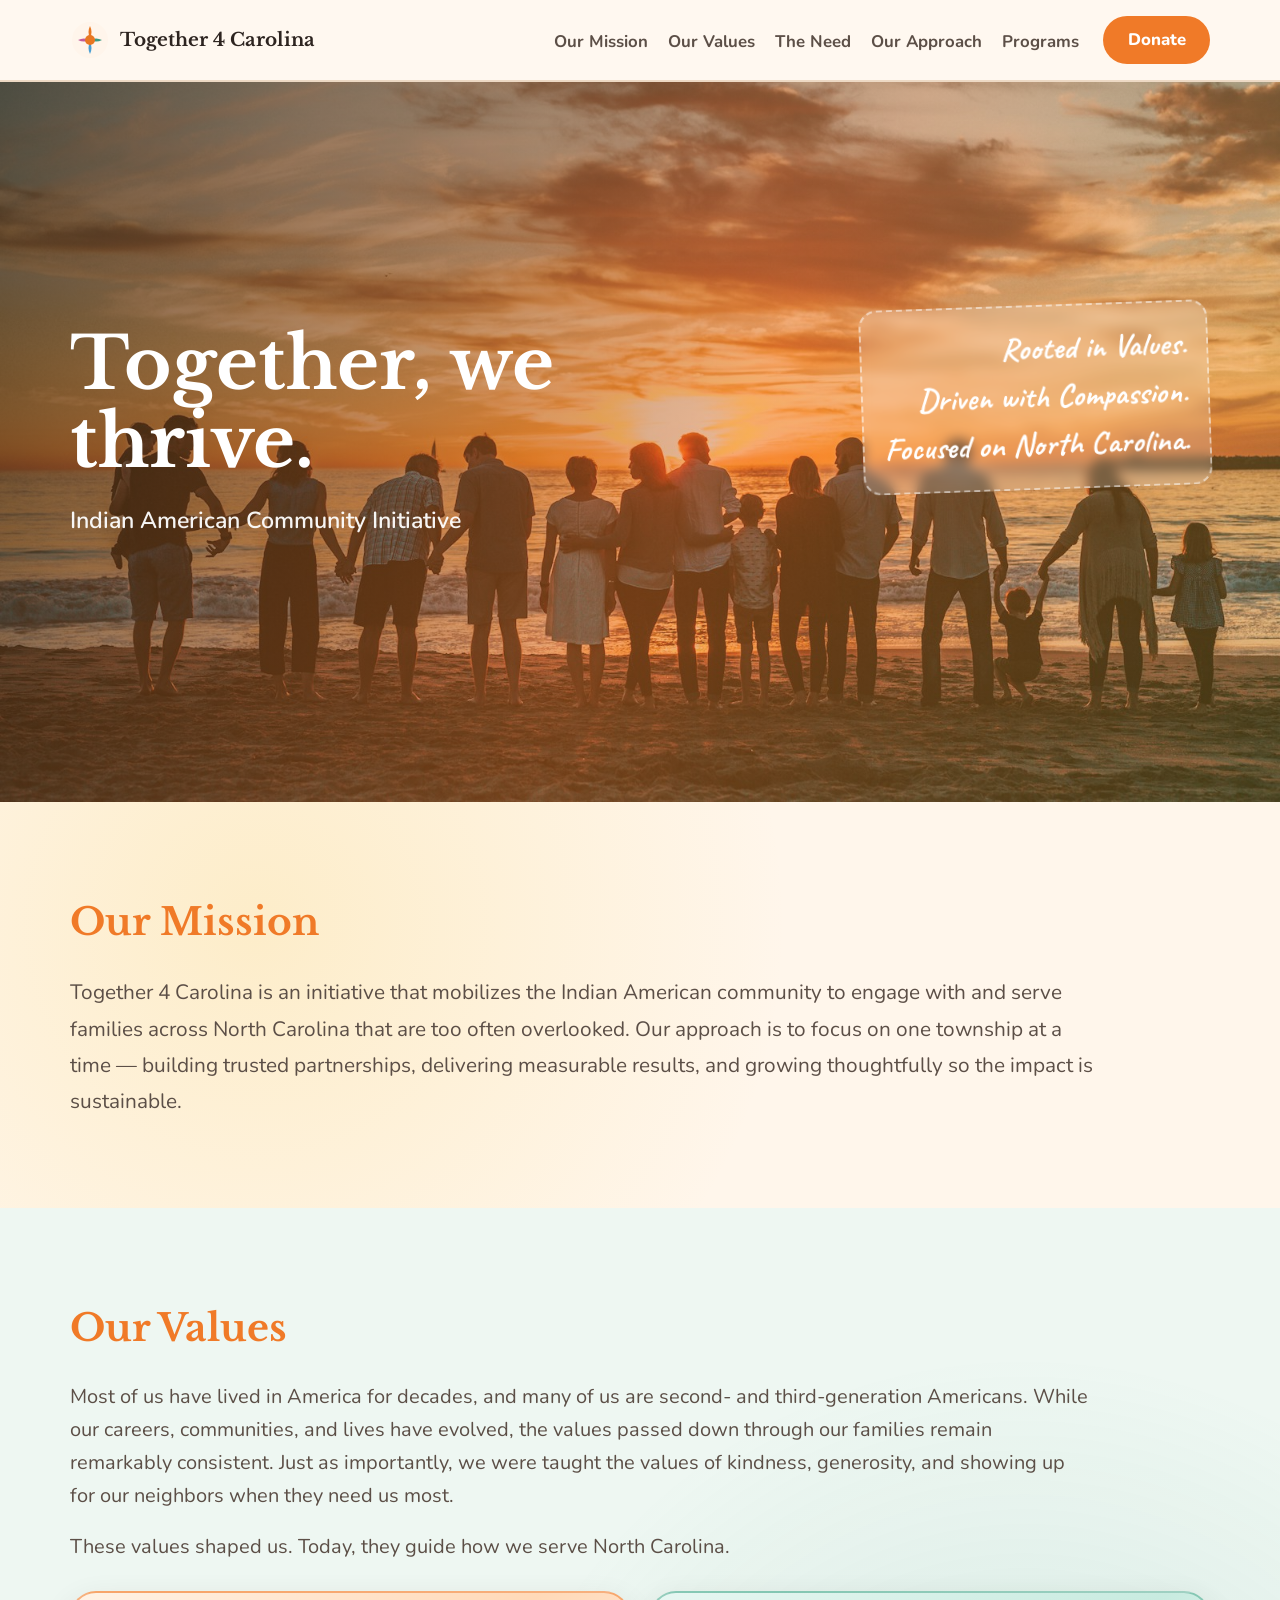
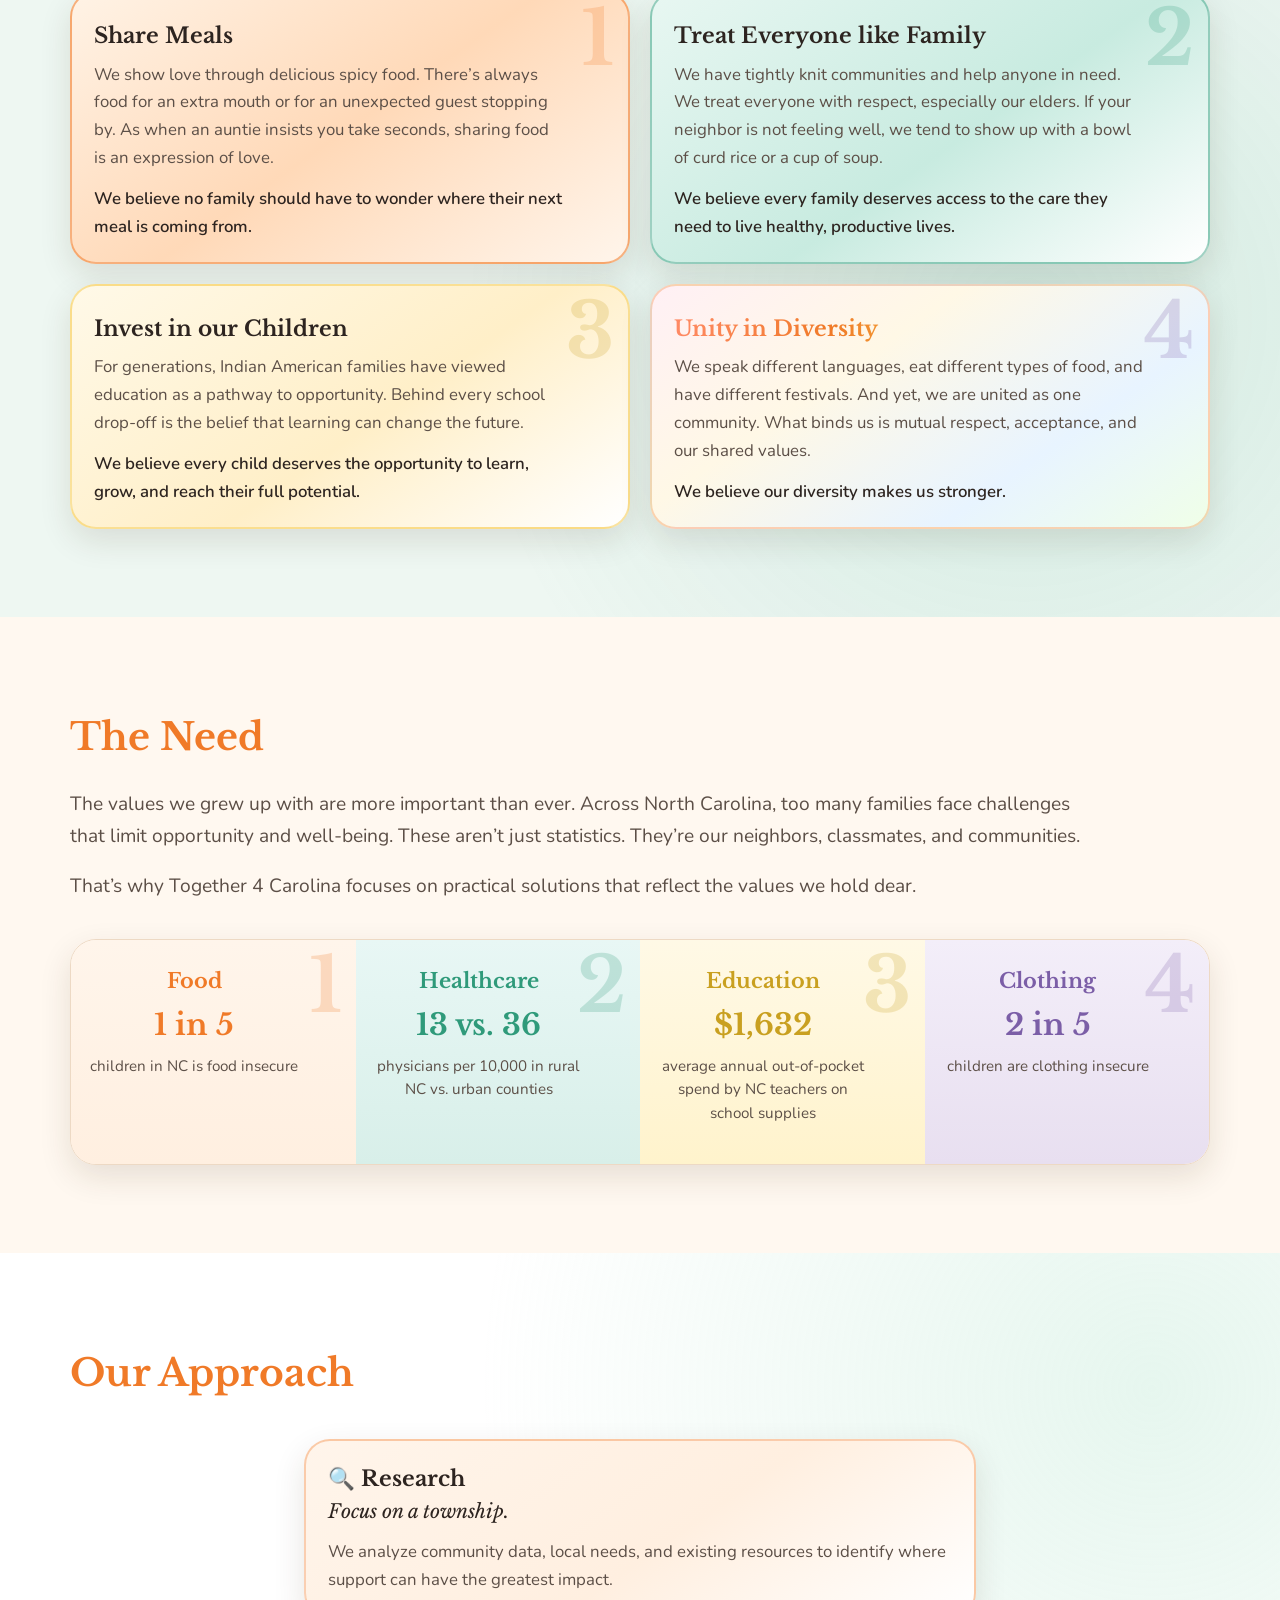
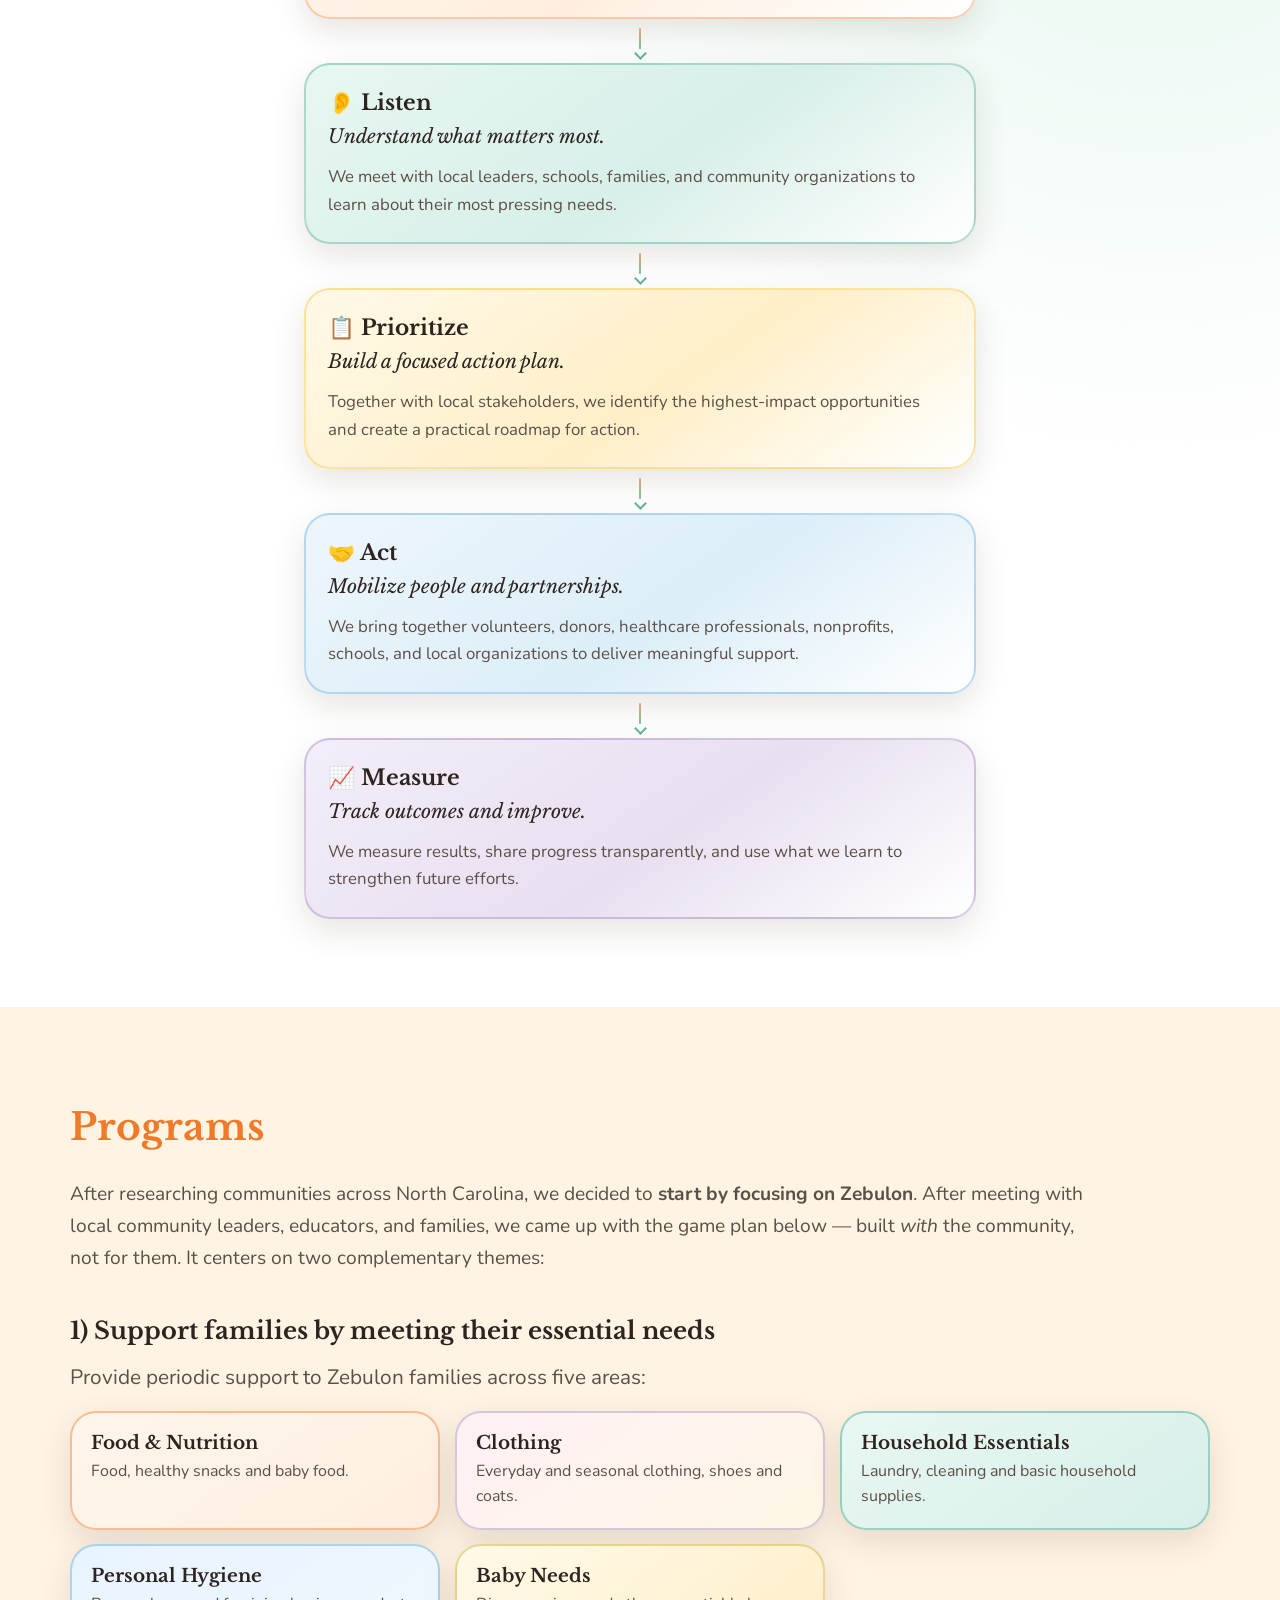
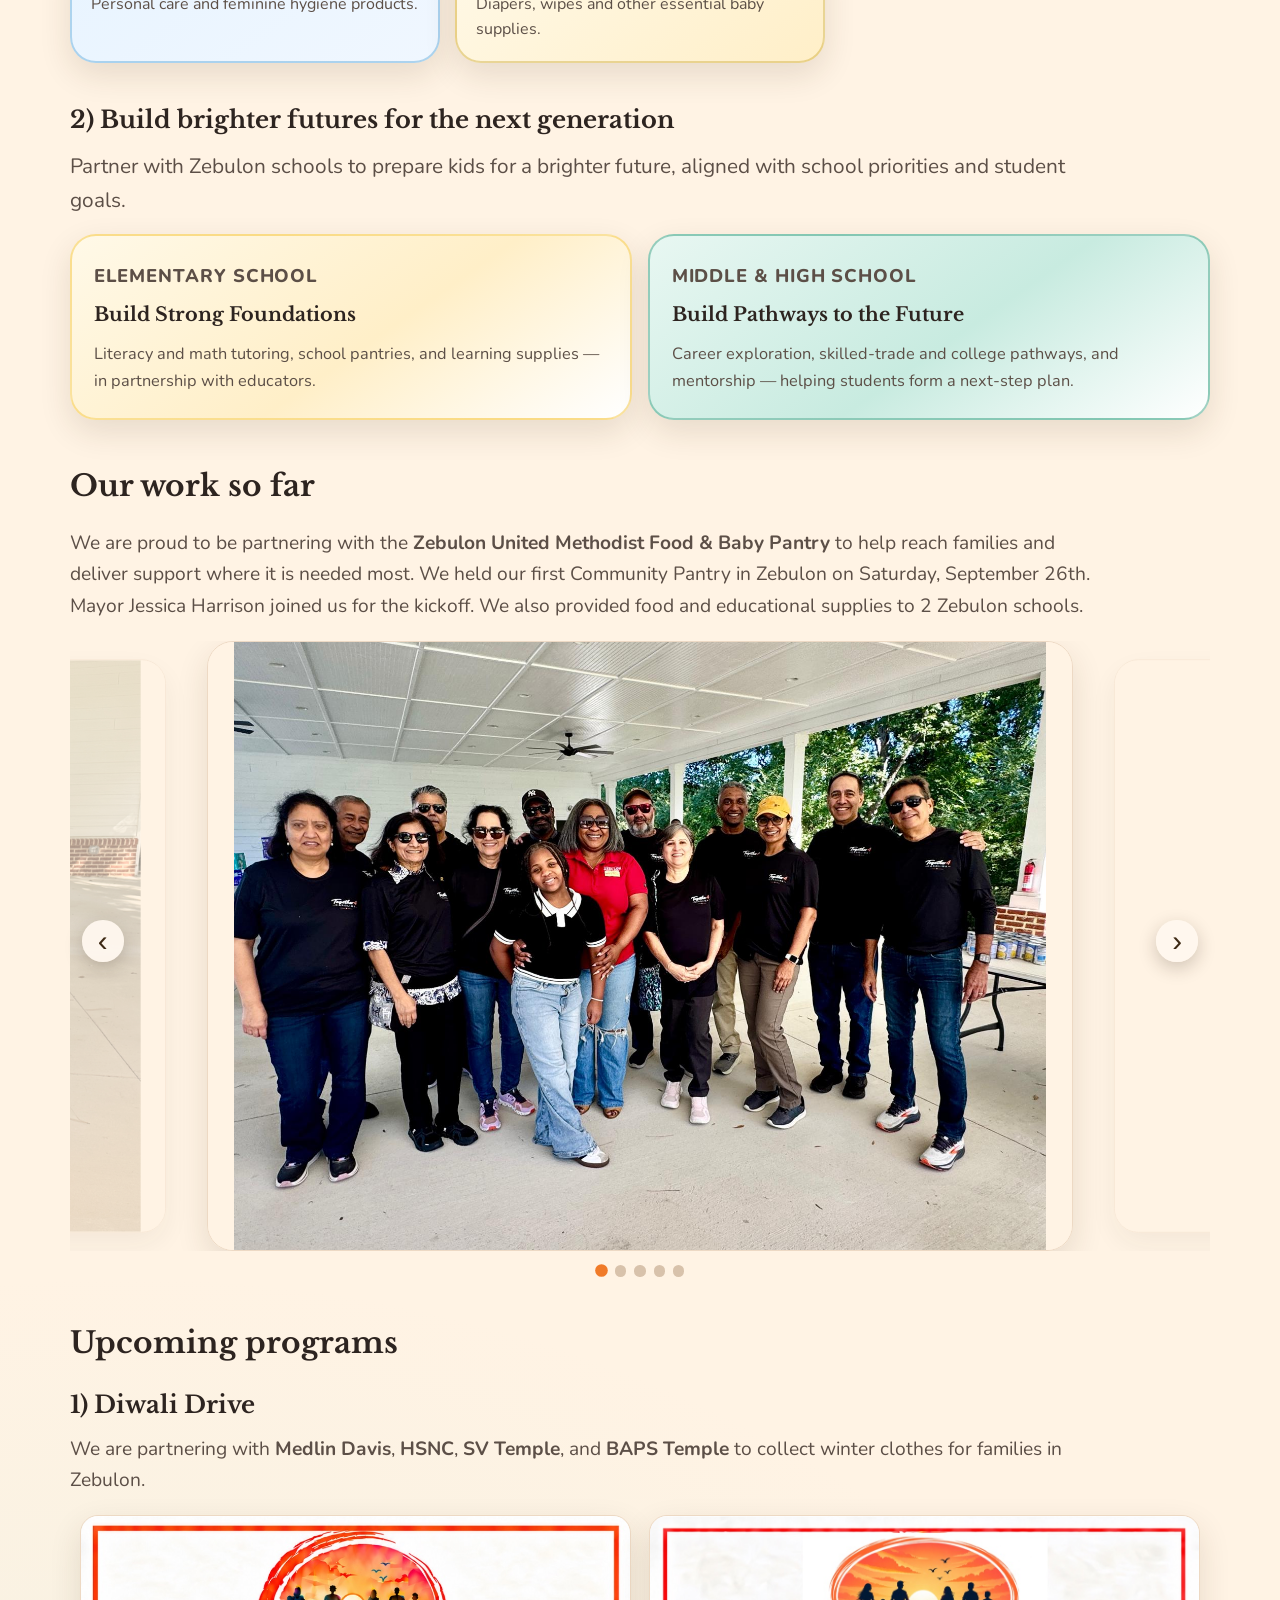
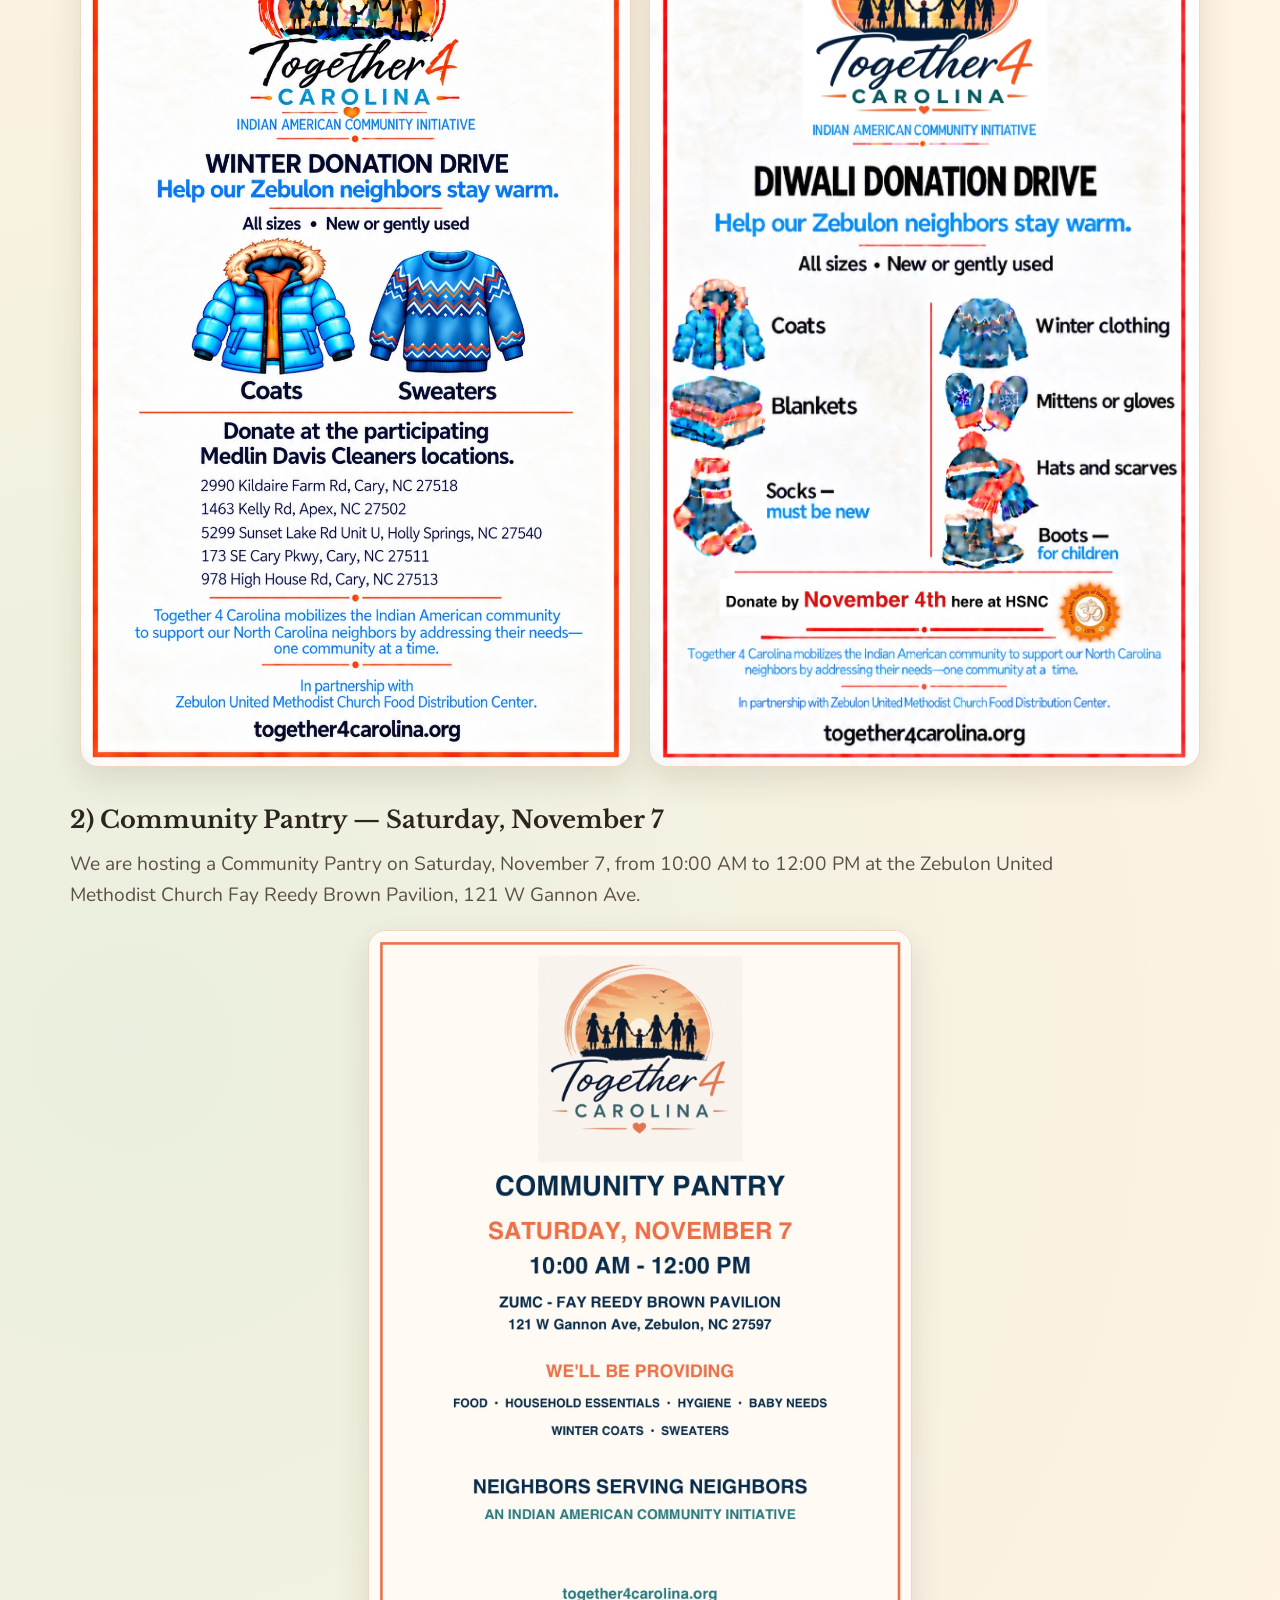
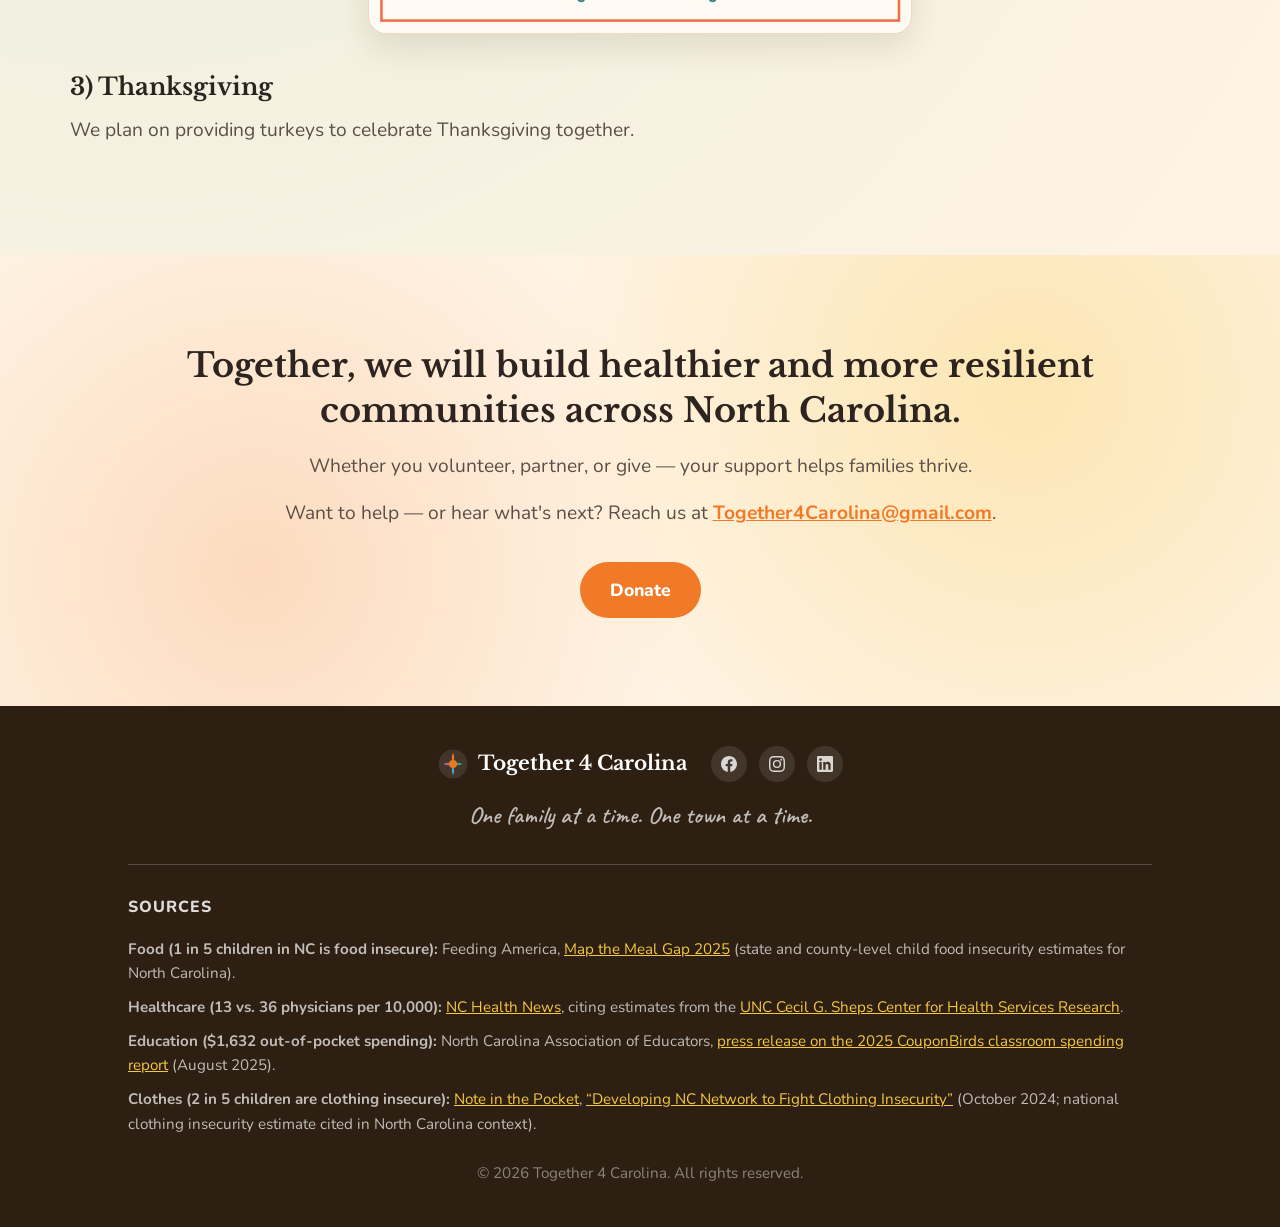
<file: index.html>
<!DOCTYPE html>
<html lang="en">
  <head>
    <meta charset="UTF-8" />
    <meta name="viewport" content="width=device-width, initial-scale=1.0" />
    <meta
      name="description"
      content="Together 4 Carolina strengthens underserved North Carolina communities through healthy food access, healthcare, and education."
    />
    <title>Together 4 Carolina — Strengthening NC communities</title>
    <link rel="canonical" href="https://together4carolina.org/" />
    <meta property="og:type" content="website" />
    <meta property="og:site_name" content="Together 4 Carolina" />
    <meta property="og:url" content="https://together4carolina.org/" />
    <meta property="og:title" content="Together 4 Carolina — Strengthening NC communities" />
    <meta
      property="og:description"
      content="Together 4 Carolina strengthens underserved North Carolina communities through healthy food access, healthcare, and education."
    />
    <meta property="og:image" content="https://together4carolina.org/images/hero.jpg" />
    <meta property="og:image:type" content="image/jpeg" />
    <meta property="og:image:width" content="1600" />
    <meta property="og:image:height" content="1067" />
    <meta property="og:image:alt" content="Together 4 Carolina community gathering" />
    <meta name="twitter:card" content="summary_large_image" />
    <meta name="twitter:title" content="Together 4 Carolina — Strengthening NC communities" />
    <meta
      name="twitter:description"
      content="Together 4 Carolina strengthens underserved North Carolina communities through healthy food access, healthcare, and education."
    />
    <meta name="twitter:image" content="https://together4carolina.org/images/hero.jpg" />
    <link rel="preconnect" href="https://fonts.googleapis.com" />
    <link rel="preconnect" href="https://fonts.gstatic.com" crossorigin />
    <link
      href="https://fonts.googleapis.com/css2?family=Caveat:wght@500;700&family=Libre+Baskerville:ital,wght@0,400;0,700;1,400&family=Nunito:ital,wght@0,400;0,600;0,700;0,800;1,400&display=swap"
      rel="stylesheet"
    />
    <link rel="stylesheet" href="styles.css?v=30" />
  </head>
  <body>
    <a class="skip-link" href="#main">Skip to content</a>

    <header class="site-header">
      <div class="container header__inner">
        <a class="logo" href="#">
          <span class="logo__mark" aria-hidden="true">
            <svg class="logo__icon" viewBox="0 0 40 40" fill="none" xmlns="http://www.w3.org/2000/svg">
              <circle cx="20" cy="20" r="18" fill="#fff5eb" />
              <path d="M20 6c2 4 2 8 0 12-2-4-2-8 0-12z" fill="#e87722" />
              <path d="M20 6c4 2 8 2 12 0-4 2-8 2-12 0z" fill="#f5c842" />
              <path d="M32 20c-4 2-8 2-12 0 4-2 8-2 12 0z" fill="#3d9a82" />
              <path d="M20 34c-2-4-2-8 0-12 2 4 2 8 0 12z" fill="#4a9fd4" />
              <path d="M8 20c4-2 8-2 12 0-4 2-8 2-12 0z" fill="#c45c9a" />
              <circle cx="20" cy="20" r="5" fill="#e87722" />
            </svg>
          </span>
          <span class="logo__text">Together 4 Carolina</span>
        </a>
        <button
          type="button"
          class="nav-toggle"
          aria-expanded="false"
          aria-controls="site-nav"
        >
          <span class="nav-toggle__bar"></span>
          <span class="nav-toggle__bar"></span>
          <span class="nav-toggle__bar"></span>
          <span class="visually-hidden">Menu</span>
        </button>
        <nav id="site-nav" class="site-nav" aria-label="Primary">
          <ul class="site-nav__list">
            <li><a href="#mission">Our Mission</a></li>
            <li><a href="#values">Our Values</a></li>
            <li><a href="#the-need">The Need</a></li>
            <li><a href="#approach">Our Approach</a></li>
            <li><a href="#programs">Programs</a></li>
          </ul>
          <a class="btn btn--accent" href="donate.html">Donate</a>
        </nav>
      </div>
    </header>

    <main id="main">
      <section class="hero">
        <div class="hero__bg" aria-hidden="true">
          <img
            class="hero__bg-image"
            src="images/hero.jpg"
            alt=""
            width="1600"
            height="900"
            decoding="async"
          />
        </div>
        <div class="container hero__content">
          <div class="hero__copy">
            <h1 class="hero__title">Together, we thrive.</h1>
            <p class="hero__lead">Indian American Community Initiative</p>
          </div>
          <p class="hero__note">
            <span class="hero__note-line">Rooted in Values.</span>
            <span class="hero__note-line">Driven with Compassion.</span>
            <span class="hero__note-line">Focused on North Carolina.</span>
          </p>
        </div>
      </section>

      <section class="mission" id="mission">
        <div class="container">
          <h2 class="section-label">Our Mission</h2>
          <div class="mission__body">
            <p>
              Together 4 Carolina is an initiative that mobilizes the Indian American community to engage with
              and serve families across North Carolina that are too often overlooked. Our approach is to focus
              on one township at a time — building trusted partnerships, delivering measurable results, and
              growing thoughtfully so the impact is sustainable.
            </p>
          </div>
        </div>
      </section>

      <section class="values" id="values" aria-labelledby="values-heading">
        <div class="container">
          <h2 class="section-label" id="values-heading">Our Values</h2>
          <div class="values__intro">
            <p>
              Most of us have lived in America for decades, and many of us are second- and third-generation
              Americans. While our careers, communities, and lives have evolved, the values passed down through
              our families remain remarkably consistent. Just as importantly, we were taught the values of
              kindness, generosity, and showing up for our neighbors when they need us most.
            </p>
            <p>
              These values shaped us. Today, they guide how we serve North Carolina.
            </p>
          </div>
          <ol class="values__grid" aria-labelledby="values-heading">
              <li class="value-card value-card--community">
                <h3 class="value-card__title">Share Meals</h3>
                <p class="value-card__text">
                  We show love through delicious spicy food. There’s always food
                  for an extra mouth or for an unexpected guest stopping by. As when an auntie insists you take
                  seconds, sharing food is an expression of love.
                </p>
                <p class="value-card__text value-card__text--belief">
                  We believe no family should have to wonder where their next meal is coming from.
                </p>
              </li>
              <li class="value-card value-card--healthcare">
                <h3 class="value-card__title">Treat Everyone like Family</h3>
                <p class="value-card__text">
                  We have tightly knit communities and help anyone in need. We treat everyone with respect,
                  especially our elders. If your neighbor is not feeling well, we tend to show up with a bowl
                  of curd rice or a cup of soup.
                </p>
                <p class="value-card__text value-card__text--belief">
                  We believe every family deserves access to the care they need to live healthy, productive
                  lives.
                </p>
              </li>
              <li class="value-card value-card--education">
                <h3 class="value-card__title">Invest in our Children</h3>
                <p class="value-card__text">
                  For generations, Indian American families have viewed education as a pathway to opportunity.
                  Behind every school drop-off is the belief that learning can change the future.
                </p>
                <p class="value-card__text value-card__text--belief">
                  We believe every child deserves the opportunity to learn, grow, and reach their full
                  potential.
                </p>
              </li>
              <li class="value-card value-card--clothes">
                <h3 class="value-card__title">Unity in Diversity</h3>
                <p class="value-card__text">
                  We speak different languages, eat different types of food, and have
                  different festivals. And yet, we are united as one community. What binds us is mutual
                  respect, acceptance, and our shared values.
                </p>
                <p class="value-card__text value-card__text--belief">
                  We believe our diversity makes us stronger.
                </p>
              </li>
            </ol>
        </div>
      </section>

      <section class="need" id="the-need" aria-labelledby="need-heading">
        <div class="container">
          <h2 id="need-heading" class="section-label">The Need</h2>
          <div class="need__intro">
            <p>
              The values we grew up with are more important than ever. Across North Carolina, too many families
              face challenges that limit opportunity and well-being. These aren’t just statistics. They’re our
              neighbors, classmates, and communities.
            </p>
            <p>
              That’s why Together 4 Carolina focuses on practical solutions that reflect the values we hold
              dear.
            </p>
          </div>
          <div class="need__panel">
            <div class="need__grid">
              <article class="need-card need-card--meals">
                <h3 class="need-card__label">Food</h3>
                <p class="need-card__stat">1 in 5</p>
                <p class="need-card__desc">children in NC is food insecure</p>
              </article>
              <article class="need-card need-card--healing">
                <h3 class="need-card__label">Healthcare</h3>
                <p class="need-card__stat">13 vs. 36</p>
                <p class="need-card__desc">physicians per 10,000 in rural NC vs. urban counties</p>
              </article>
              <article class="need-card need-card--learning">
                <h3 class="need-card__label">Education</h3>
                <p class="need-card__stat">$1,632</p>
                <p class="need-card__desc">average annual out-of-pocket spend by NC teachers on school supplies</p>
              </article>
              <article class="need-card need-card--confidence">
                <h3 class="need-card__label">Clothing</h3>
                <p class="need-card__stat">2 in 5</p>
                <p class="need-card__desc">children are clothing insecure</p>
              </article>
            </div>
          </div>
        </div>
      </section>

      <section class="approach" id="approach" aria-labelledby="approach-heading">
        <div class="container">
          <header class="approach__header">
            <h2 id="approach-heading" class="section-label">Our Approach</h2>
          </header>

          <ol class="approach__steps" aria-label="Our approach">
            <li class="approach-step approach-step--research">
              <h3 class="approach-step__title">🔍 Research</h3>
              <p class="approach-step__subtitle">Focus on a township.</p>
              <p class="approach-step__text">
                We analyze community data, local needs, and existing resources to identify where support
                can have the greatest impact.
              </p>
            </li>
            <li class="approach-step approach-step--listen">
              <h3 class="approach-step__title">👂 Listen</h3>
              <p class="approach-step__subtitle">Understand what matters most.</p>
              <p class="approach-step__text">
                We meet with local leaders, schools, families, and community organizations to learn about
                their most pressing needs.
              </p>
            </li>
            <li class="approach-step approach-step--prioritize">
              <h3 class="approach-step__title">📋 Prioritize</h3>
              <p class="approach-step__subtitle">Build a focused action plan.</p>
              <p class="approach-step__text">
                Together with local stakeholders, we identify the highest-impact opportunities and create a
                practical roadmap for action.
              </p>
            </li>
            <li class="approach-step approach-step--act">
              <h3 class="approach-step__title">🤝 Act</h3>
              <p class="approach-step__subtitle">Mobilize people and partnerships.</p>
              <p class="approach-step__text">
                We bring together volunteers, donors, healthcare professionals, nonprofits, schools, and
                local organizations to deliver meaningful support.
              </p>
            </li>
            <li class="approach-step approach-step--measure">
              <h3 class="approach-step__title">📈 Measure</h3>
              <p class="approach-step__subtitle">Track outcomes and improve.</p>
              <p class="approach-step__text">
                We measure results, share progress transparently, and use what we learn to strengthen future
                efforts.
              </p>
            </li>
          </ol>
        </div>
      </section>

      <section class="programs" id="programs" aria-labelledby="programs-heading">
        <div class="container">
          <h2 id="programs-heading" class="section-label">Programs</h2>
          <div class="programs__body">
            <p>
              After researching communities across North Carolina, we decided to <strong>start by focusing on
              Zebulon</strong>. After meeting with local community leaders, educators, and families, we came up
              with the game plan below — built <em>with</em> the community, not for them. It centers on two
              complementary themes:
            </p>
          </div>

          <div class="program-theme">
            <div class="program-theme__header">
              <h3 class="program-theme__title">1) Support families by meeting their essential needs</h3>
              <p class="program-theme__intro">
                Provide periodic support to Zebulon families across five areas:
              </p>
            </div>

            <ul class="essentials-grid" aria-label="Five areas of essential-needs support">
              <li class="essentials-card essentials-card--food">
                <h4 class="essentials-card__title">Food &amp; Nutrition</h4>
                <p class="essentials-card__text">Food, healthy snacks and baby food.</p>
              </li>
              <li class="essentials-card essentials-card--clothing">
                <h4 class="essentials-card__title">Clothing</h4>
                <p class="essentials-card__text">Everyday and seasonal clothing, shoes and coats.</p>
              </li>
              <li class="essentials-card essentials-card--household">
                <h4 class="essentials-card__title">Household Essentials</h4>
                <p class="essentials-card__text">Laundry, cleaning and basic household supplies.</p>
              </li>
              <li class="essentials-card essentials-card--hygiene">
                <h4 class="essentials-card__title">Personal Hygiene</h4>
                <p class="essentials-card__text">Personal care and feminine hygiene products.</p>
              </li>
              <li class="essentials-card essentials-card--baby">
                <h4 class="essentials-card__title">Baby Needs</h4>
                <p class="essentials-card__text">Diapers, wipes and other essential baby supplies.</p>
              </li>
            </ul>
          </div>

          <div class="program-theme">
            <div class="program-theme__header">
              <h3 class="program-theme__title">2) Build brighter futures for the next generation</h3>
              <p class="program-theme__intro">
                Partner with Zebulon schools to prepare kids for a brighter future, aligned with school
                priorities and student goals.
              </p>
            </div>

            <ul class="program-stages" aria-label="Education pathways by school level">
              <li class="stage-card stage-card--elementary">
                <span class="stage-card__level">Elementary School</span>
                <h4 class="stage-card__title">Build Strong Foundations</h4>
                <p class="stage-card__text">
                  Literacy and math tutoring, school pantries, and learning supplies — in partnership with
                  educators.
                </p>
              </li>
              <li class="stage-card stage-card--secondary">
                <span class="stage-card__level">Middle &amp; High School</span>
                <h4 class="stage-card__title">Build Pathways to the Future</h4>
                <p class="stage-card__text">
                  Career exploration, skilled-trade and college pathways, and mentorship — helping students
                  form a next-step plan.
                </p>
              </li>
            </ul>
          </div>

          <div class="programs__block">
            <h3 class="programs__subheading">Our work so far</h3>
            <p class="programs__lead">
              We are proud to be partnering with the
              <strong>Zebulon United Methodist Food &amp; Baby Pantry</strong> to help reach families and deliver
              support where it is needed most. We held our first Community Pantry in Zebulon on Saturday,
              September 26th. Mayor Jessica Harrison joined us for the kickoff. We also provided food and
              educational supplies to 2 Zebulon schools.
            </p>
            <div class="program-carousel" data-carousel>
              <div class="program-carousel__viewport">
                <ul class="program-carousel__track" aria-label="Photos from the first Community Pantry in Zebulon">
                  <li class="program-carousel__slide is-active">
                    <img
                      src="images/program-mayor.jpg"
                      alt="Together 4 Carolina volunteers with Mayor Jessica Harrison at the Community Pantry kickoff"
                    />
                  </li>
                  <li class="program-carousel__slide">
                    <img
                      src="images/program-pantry-1.jpg"
                      alt="Volunteers at the Zebulon United Methodist Food &amp; Baby Pantry"
                    />
                  </li>
                  <li class="program-carousel__slide">
                    <img
                      src="images/program-pantry-2.jpg"
                      alt="Together 4 Carolina supporting families at the community pantry"
                    />
                  </li>
                  <li class="program-carousel__slide">
                    <img
                      src="images/program-pantry-3.jpg"
                      alt="Together 4 Carolina volunteer carrying grocery bags for families in Zebulon"
                    />
                  </li>
                  <li class="program-carousel__slide">
                    <img
                      src="images/program-pantry-4.jpg"
                      alt="Together 4 Carolina volunteers wearing matching shirts at the Zebulon community pantry"
                    />
                  </li>
                </ul>
              </div>
              <button class="program-carousel__btn program-carousel__btn--prev" type="button" aria-label="Previous photo" data-carousel-prev>
                <span aria-hidden="true">‹</span>
              </button>
              <button class="program-carousel__btn program-carousel__btn--next" type="button" aria-label="Next photo" data-carousel-next>
                <span aria-hidden="true">›</span>
              </button>
              <div class="program-carousel__dots" role="tablist" aria-label="Choose a photo"></div>
            </div>
          </div>

          <div class="programs__block upcoming-programs">
            <h3 class="programs__subheading">Upcoming programs</h3>
            <ol class="upcoming-list">
              <li class="upcoming-item">
                <h4 class="upcoming-item__title">Diwali Drive</h4>
                <p class="upcoming-item__text">
                  We are partnering with <strong>Medlin Davis</strong>, <strong>HSNC</strong>,
                  <strong>SV Temple</strong>, and <strong>BAPS Temple</strong> to collect winter clothes for
                  families in Zebulon.
                </p>
                <ul class="upcoming-flyers" aria-label="Diwali Drive collection flyers">
                  <li>
                    <img
                      src="images/upcoming-diwali-medlin.jpg"
                      alt="Winter Donation Drive flyer: donate coats and sweaters at participating Medlin Davis Cleaners locations"
                    />
                  </li>
                  <li>
                    <img
                      src="images/upcoming-diwali-hsnc.jpg"
                      alt="Diwali Donation Drive flyer: donate winter clothes by November 4th at HSNC"
                    />
                  </li>
                </ul>
              </li>
              <li class="upcoming-item">
                <h4 class="upcoming-item__title">Community Pantry — Saturday, November 7</h4>
                <p class="upcoming-item__text">
                  We are hosting a Community Pantry on Saturday, November 7, from 10:00 AM to 12:00 PM at the
                  Zebulon United Methodist Church Fay Reedy Brown Pavilion, 121 W Gannon Ave.
                </p>
                <img
                  class="upcoming-item__poster"
                  src="images/upcoming-pantry-nov7.jpg"
                  alt="Community Pantry poster for Saturday, November 7 from 10:00 AM to 12:00 PM in Zebulon"
                />
              </li>
              <li class="upcoming-item">
                <h4 class="upcoming-item__title">Thanksgiving</h4>
                <p class="upcoming-item__text">
                  We plan on providing turkeys to celebrate Thanksgiving together.
                </p>
              </li>
            </ol>
          </div>
        </div>
      </section>

      <section class="cta" id="get-involved" aria-labelledby="cta-heading">
        <div class="container cta__inner">
          <h2 id="cta-heading" class="cta__title">
            Together, we will build healthier and more resilient communities across North Carolina.
          </h2>
          <p class="cta__text">
            Whether you volunteer, partner, or give — your support helps families thrive.
          </p>
          <p class="cta__text">
            Want to help — or hear what's next? Reach us at
            <a href="mailto:Together4Carolina@gmail.com">Together4Carolina@gmail.com</a>.
          </p>
          <div class="cta__actions">
            <a class="btn btn--accent btn--large" href="donate.html">Donate</a>
          </div>
        </div>
      </section>
    </main>

    <footer class="site-footer">
      <div class="container footer__inner">
        <div class="footer__brand-row">
          <p class="footer__brand">
            <span class="footer__logo-mark" aria-hidden="true">
              <svg viewBox="0 0 40 40" fill="none" xmlns="http://www.w3.org/2000/svg">
                <circle cx="20" cy="20" r="18" fill="rgba(255,255,255,0.1)" />
                <path d="M20 6c2 4 2 8 0 12-2-4-2-8 0-12z" fill="#e87722" />
                <path d="M20 6c4 2 8 2 12 0-4 2-8 2-12 0z" fill="#f5c842" />
                <path d="M32 20c-4 2-8 2-12 0 4-2 8-2 12 0z" fill="#3d9a82" />
                <path d="M20 34c-2-4-2-8 0-12 2 4 2 8 0 12z" fill="#4a9fd4" />
                <path d="M8 20c4-2 8-2 12 0-4 2-8 2-12 0z" fill="#c45c9a" />
                <circle cx="20" cy="20" r="5" fill="#e87722" />
              </svg>
            </span>
            Together 4 Carolina
          </p>
          <ul class="footer__social" aria-label="Social media">
            <li>
              <a href="#" aria-label="Facebook">
                <svg viewBox="0 0 24 24" fill="currentColor" aria-hidden="true"><path d="M24 12.073c0-6.627-5.373-12-12-12s-12 5.373-12 12c0 5.99 4.388 10.954 10.125 11.854v-8.385H7.078v-3.47h3.047V9.43c0-3.007 1.792-4.669 4.533-4.669 1.312 0 2.686.235 2.686.235v2.953H15.83c-1.491 0-1.956.925-1.956 1.874v2.25h3.328l-.532 3.47h-2.796v8.385C19.612 23.027 24 18.062 24 12.073z"/></svg>
              </a>
            </li>
            <li>
              <a href="#" aria-label="Instagram">
                <svg viewBox="0 0 24 24" fill="currentColor" aria-hidden="true"><path d="M12 2.163c3.204 0 3.584.012 4.85.07 3.252.148 4.771 1.691 4.919 4.919.058 1.265.069 1.645.069 4.849 0 3.205-.012 3.584-.069 4.849-.149 3.225-1.664 4.771-4.919 4.919-1.266.058-1.644.07-4.85.07-3.204 0-3.584-.012-4.849-.07-3.26-.149-4.771-1.699-4.919-4.92-.058-1.265-.07-1.644-.07-4.849 0-3.204.013-3.583.07-4.849.149-3.227 1.664-4.771 4.919-4.919 1.266-.057 1.645-.069 4.849-.069zM12 0C8.741 0 8.333.014 7.053.072 2.695.272.273 2.69.073 7.052.014 8.333 0 8.741 0 12c0 3.259.014 3.668.072 4.948.2 4.358 2.618 6.78 6.98 6.98C8.333 23.986 8.741 24 12 24c3.259 0 3.668-.014 4.948-.072 4.354-.2 6.782-2.618 6.979-6.98.059-1.28.073-1.689.073-4.948 0-3.259-.014-3.667-.072-4.947-.196-4.354-2.617-6.78-6.979-6.98C15.668.014 15.259 0 12 0zm0 5.838a6.162 6.162 0 1 0 0 12.324 6.162 6.162 0 0 0 0-12.324zM12 16a4 4 0 1 1 0-8 4 4 0 0 1 0 8zm6.406-11.845a1.44 1.44 0 1 0 0 2.881 1.44 1.44 0 0 0 0-2.881z"/></svg>
              </a>
            </li>
            <li>
              <a href="#" aria-label="LinkedIn">
                <svg viewBox="0 0 24 24" fill="currentColor" aria-hidden="true"><path d="M20.447 20.452h-3.554v-5.569c0-1.328-.027-3.037-1.852-3.037-1.853 0-2.136 1.445-2.136 2.939v5.667H9.351V9h3.414v1.561h.046c.477-.9 1.637-1.85 3.37-1.85 3.601 0 4.267 2.37 4.267 5.455v6.286zM5.337 7.433a2.062 2.062 0 0 1-2.063-2.065 2.064 2.064 0 1 1 2.063 2.065zm1.782 13.019H3.555V9h3.564v11.452zM22.225 0H1.771C.792 0 0 .774 0 1.729v20.542C0 23.227.792 24 1.771 24h20.451C23.2 24 24 23.227 24 22.271V1.729C24 .774 23.2 0 22.222 0h.003z"/></svg>
              </a>
            </li>
          </ul>
        </div>
        <p class="footer__tagline">One family at a time. One town at a time.</p>
        <div class="site-sources" id="sources">
          <h2 class="site-sources__title">Sources</h2>
          <ul class="site-sources__list">
            <li>
              <strong>Food (1 in 5 children in NC is food insecure):</strong>
              Feeding America,
              <a href="https://www.feedingamerica.org/research/map-the-meal-gap" target="_blank" rel="noopener noreferrer"
                >Map the Meal Gap 2025</a
              >
              (state and county-level child food insecurity estimates for North Carolina).
            </li>
            <li>
              <strong>Healthcare (13 vs. 36 physicians per 10,000):</strong>
              <a
                href="https://www.northcarolinahealthnews.org/2023/05/19/disparate-issues-shape-rural-health-in-nc/"
                target="_blank"
                rel="noopener noreferrer"
                >NC Health News</a
              >, citing estimates from the
              <a href="https://www.shepscenter.unc.edu/" target="_blank" rel="noopener noreferrer"
                >UNC Cecil G. Sheps Center for Health Services Research</a
              >.
            </li>
            <li>
              <strong>Education ($1,632 out-of-pocket spending):</strong>
              North Carolina Association of Educators,
              <a
                href="https://www.ncae.org/about-ncae/media-center/press-releases/new-report-reveals-nc-teachers-spend-over-1600-out-pocket-supply-classrooms-rank-2nd-worst-nation"
                target="_blank"
                rel="noopener noreferrer"
                >press release on the 2025 CouponBirds classroom spending report</a
              >
              (August 2025).
            </li>
            <li>
              <strong>Clothes (2 in 5 children are clothing insecure):</strong>
              <a href="https://noteinthepocket.org/our-impact/" target="_blank" rel="noopener noreferrer"
                >Note in the Pocket</a
              >,
              <a
                href="https://noteinthepocket.org/2024/10/22/developing-nc-network-to-fight-clothing-insecurity/"
                target="_blank"
                rel="noopener noreferrer"
                >“Developing NC Network to Fight Clothing Insecurity”</a
              >
              (October 2024; national clothing insecurity estimate cited in North Carolina context).
            </li>
          </ul>
        </div>
        <p class="footer__legal">© 2026 Together 4 Carolina. All rights reserved.</p>
      </div>
    </footer>

    <script src="main.js?v=13"></script>
  </body>
</html>
</file>
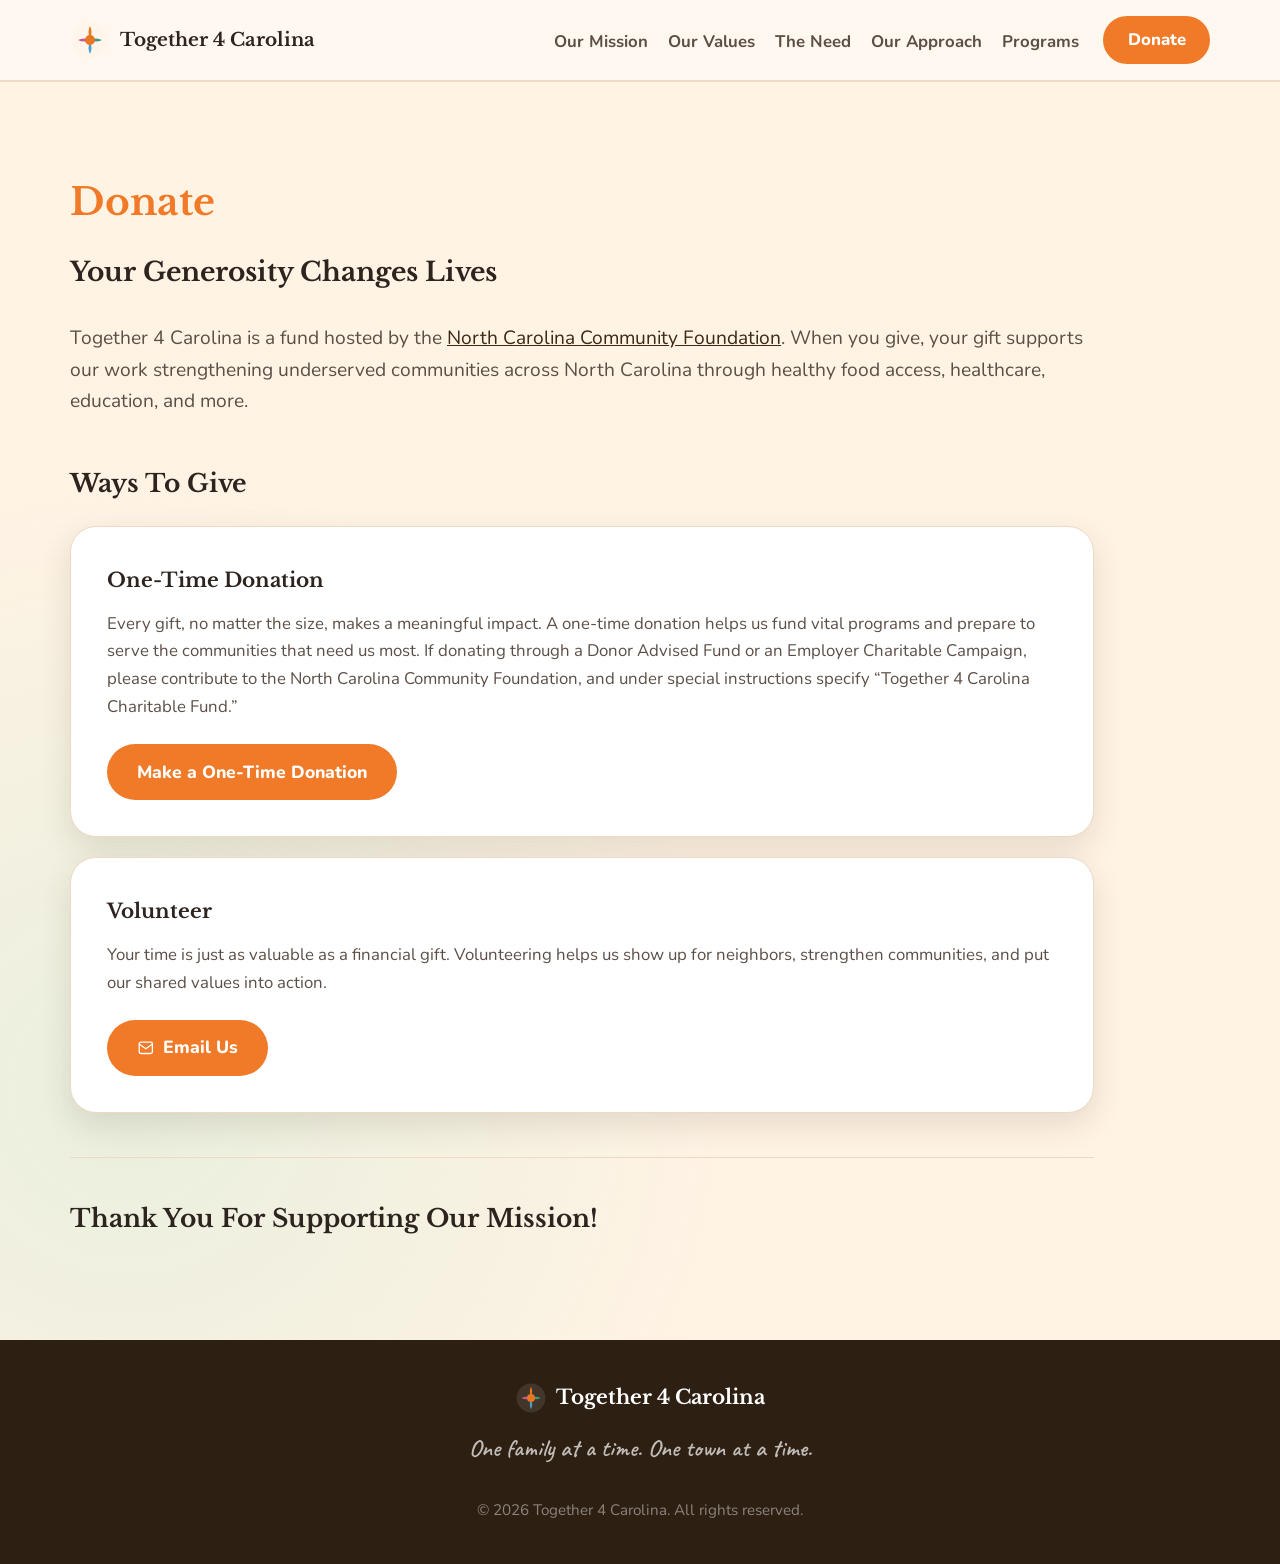
<file: donate.html>
<!DOCTYPE html>
<html lang="en">
  <head>
    <meta charset="UTF-8" />
    <meta name="viewport" content="width=device-width, initial-scale=1.0" />
    <meta
      name="description"
      content="Support Together 4 Carolina through the North Carolina Community Foundation. Make a one-time gift to strengthen communities across North Carolina."
    />
    <title>Donate — Together 4 Carolina</title>
    <link rel="canonical" href="https://together4carolina.org/donate.html" />
    <meta property="og:type" content="website" />
    <meta property="og:site_name" content="Together 4 Carolina" />
    <meta property="og:url" content="https://together4carolina.org/donate.html" />
    <meta property="og:title" content="Donate — Together 4 Carolina" />
    <meta
      property="og:description"
      content="Support Together 4 Carolina through the North Carolina Community Foundation. Make a one-time gift to strengthen communities across North Carolina."
    />
    <meta property="og:image" content="https://together4carolina.org/images/hero.jpg" />
    <meta property="og:image:type" content="image/jpeg" />
    <meta property="og:image:width" content="1600" />
    <meta property="og:image:height" content="1067" />
    <meta property="og:image:alt" content="Together 4 Carolina community gathering" />
    <meta name="twitter:card" content="summary_large_image" />
    <meta name="twitter:title" content="Donate — Together 4 Carolina" />
    <meta
      name="twitter:description"
      content="Support Together 4 Carolina through the North Carolina Community Foundation. Make a one-time gift to strengthen communities across North Carolina."
    />
    <meta name="twitter:image" content="https://together4carolina.org/images/hero.jpg" />
    <link rel="preconnect" href="https://fonts.googleapis.com" />
    <link rel="preconnect" href="https://fonts.gstatic.com" crossorigin />
    <link
      href="https://fonts.googleapis.com/css2?family=Caveat:wght@500;700&family=Libre+Baskerville:ital,wght@0,400;0,700;1,400&family=Nunito:ital,wght@0,400;0,600;0,700;0,800;1,400&display=swap"
      rel="stylesheet"
    />
    <link rel="stylesheet" href="styles.css?v=28" />
  </head>
  <body>
    <a class="skip-link" href="#main">Skip to content</a>

    <header class="site-header">
      <div class="container header__inner">
        <a class="logo" href="index.html">
          <span class="logo__mark" aria-hidden="true">
            <svg class="logo__icon" viewBox="0 0 40 40" fill="none" xmlns="http://www.w3.org/2000/svg">
              <circle cx="20" cy="20" r="18" fill="#fff5eb" />
              <path d="M20 6c2 4 2 8 0 12-2-4-2-8 0-12z" fill="#e87722" />
              <path d="M20 6c4 2 8 2 12 0-4 2-8 2-12 0z" fill="#f5c842" />
              <path d="M32 20c-4 2-8 2-12 0 4-2 8-2 12 0z" fill="#3d9a82" />
              <path d="M20 34c-2-4-2-8 0-12 2 4 2 8 0 12z" fill="#4a9fd4" />
              <path d="M8 20c4-2 8-2 12 0-4 2-8 2-12 0z" fill="#c45c9a" />
              <circle cx="20" cy="20" r="5" fill="#e87722" />
            </svg>
          </span>
          <span class="logo__text">Together 4 Carolina</span>
        </a>
        <button
          type="button"
          class="nav-toggle"
          aria-expanded="false"
          aria-controls="site-nav"
        >
          <span class="nav-toggle__bar"></span>
          <span class="nav-toggle__bar"></span>
          <span class="nav-toggle__bar"></span>
          <span class="visually-hidden">Menu</span>
        </button>
        <nav id="site-nav" class="site-nav" aria-label="Primary">
          <ul class="site-nav__list">
            <li><a href="index.html#mission">Our Mission</a></li>
            <li><a href="index.html#values">Our Values</a></li>
            <li><a href="index.html#the-need">The Need</a></li>
            <li><a href="index.html#approach">Our Approach</a></li>
            <li><a href="index.html#programs">Programs</a></li>
          </ul>
          <a class="btn btn--accent" href="donate.html" aria-current="page">Donate</a>
        </nav>
      </div>
    </header>

    <main id="main">
      <section class="donate-page" aria-labelledby="donate-heading">
        <div class="container">
          <h1 id="donate-heading" class="section-label">Donate</h1>

          <div class="donate-page__content">
            <p class="donate-page__lead">Your Generosity Changes Lives</p>

            <div class="donate-page__intro">
              <p>
                Together 4 Carolina is a fund hosted by the
                <a href="https://www.nccommunityfoundation.org/" target="_blank" rel="noopener noreferrer"
                  >North Carolina Community Foundation</a
                >. When you give, your gift supports our work strengthening underserved communities across North
                Carolina through healthy food access, healthcare, education, and more.
              </p>
            </div>

            <h2 class="donate-page__subheading">Ways To Give</h2>

            <div class="donate-page__options">
              <div class="donate-page__option">
                <h3 class="donate-page__option-title">One-Time Donation</h3>
                <p class="donate-page__option-text">
                  Every gift, no matter the size, makes a meaningful impact. A one-time donation helps us fund vital
                  programs and prepare to serve the communities that need us most. If donating through a Donor Advised
                  Fund or an Employer Charitable Campaign, please contribute to the North Carolina Community Foundation,
                  and under special instructions specify &ldquo;Together 4 Carolina Charitable Fund.&rdquo;
                </p>
                <a
                  class="btn btn--accent btn--large"
                  href="https://www.nccommunityfoundation.org/Together4Carolina"
                  target="_blank"
                  rel="noopener noreferrer"
                >
                  Make a One-Time Donation
                </a>
              </div>

              <div class="donate-page__option">
                <h3 class="donate-page__option-title">Volunteer</h3>
                <p class="donate-page__option-text">
                  Your time is just as valuable as a financial gift. Volunteering helps us show up for neighbors,
                  strengthen communities, and put our shared values into action.
                </p>
                <a class="btn btn--accent btn--large btn--mail" href="mailto:Together4Carolina@gmail.com">
                  <svg class="btn__icon" viewBox="0 0 20 20" fill="none" aria-hidden="true">
                    <path
                      d="M2.5 5.5A2 2 0 0 1 4.5 3.5h11a2 2 0 0 1 2 2v9a2 2 0 0 1-2 2h-11a2 2 0 0 1-2-2v-9z"
                      stroke="currentColor"
                      stroke-width="1.5"
                    />
                    <path d="m3.5 6.5 6.5 4.5 6.5-4.5" stroke="currentColor" stroke-width="1.5" stroke-linecap="round" />
                  </svg>
                  Email Us
                </a>
              </div>
            </div>

            <p class="donate-page__closing">Thank You For Supporting Our Mission!</p>
          </div>
        </div>
      </section>
    </main>

    <footer class="site-footer">
      <div class="container footer__inner">
        <div class="footer__brand-row">
          <p class="footer__brand">
            <span class="footer__logo-mark" aria-hidden="true">
              <svg viewBox="0 0 40 40" fill="none" xmlns="http://www.w3.org/2000/svg">
                <circle cx="20" cy="20" r="18" fill="rgba(255,255,255,0.1)" />
                <path d="M20 6c2 4 2 8 0 12-2-4-2-8 0-12z" fill="#e87722" />
                <path d="M20 6c4 2 8 2 12 0-4 2-8 2-12 0z" fill="#f5c842" />
                <path d="M32 20c-4 2-8 2-12 0 4-2 8-2 12 0z" fill="#3d9a82" />
                <path d="M20 34c-2-4-2-8 0-12 2 4 2 8 0 12z" fill="#4a9fd4" />
                <path d="M8 20c4-2 8-2 12 0-4 2-8 2-12 0z" fill="#c45c9a" />
                <circle cx="20" cy="20" r="5" fill="#e87722" />
              </svg>
            </span>
            Together 4 Carolina
          </p>
        </div>
        <p class="footer__tagline">One family at a time. One town at a time.</p>
        <p class="footer__legal">© 2026 Together 4 Carolina. All rights reserved.</p>
      </div>
    </footer>

    <script src="main.js"></script>
  </body>
</html>
</file>
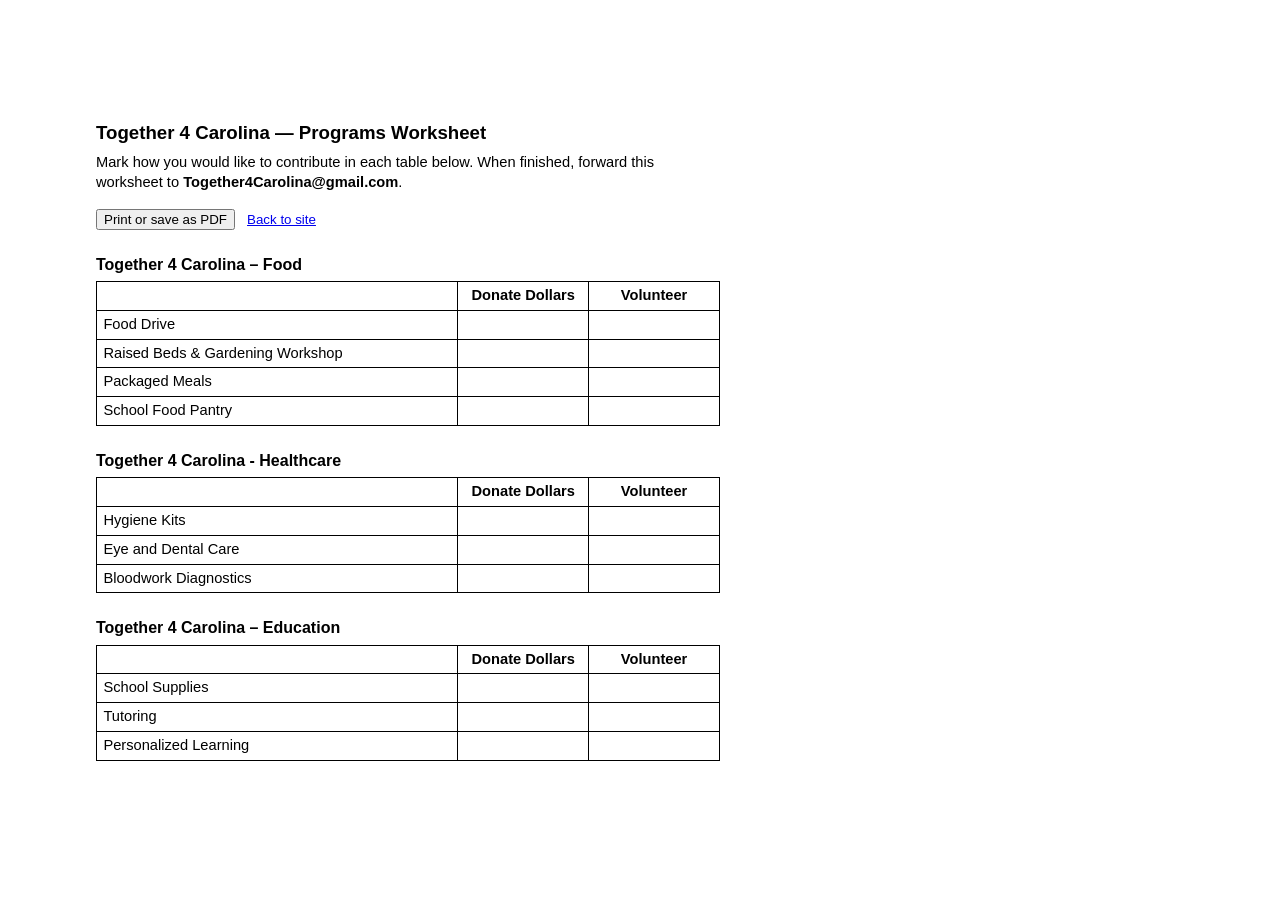
<file: programs-worksheet.html>
<!DOCTYPE html>
<html lang="en">
  <head>
    <meta charset="UTF-8" />
    <meta name="viewport" content="width=device-width, initial-scale=1.0" />
    <title>Together 4 Carolina — Programs Worksheet</title>
    <link rel="stylesheet" href="worksheet.css" />
  </head>
  <body>
    <h1>Together 4 Carolina — Programs Worksheet</h1>
    <p class="worksheet-instructions">
      Mark how you would like to contribute in each table below. When finished, forward this
      worksheet to <strong>Together4Carolina@gmail.com</strong>.
    </p>
    <p class="worksheet-actions no-print">
      <button type="button" onclick="window.print()">Print or save as PDF</button>
      <a href="index.html">Back to site</a>
    </p>

    <h2>Together 4 Carolina – Food</h2>
    <table class="worksheet-table">
      <thead>
        <tr>
          <th scope="col"></th>
          <th scope="col">Donate Dollars</th>
          <th scope="col">Volunteer</th>
        </tr>
      </thead>
      <tbody>
        <tr>
          <td>Food Drive</td>
          <td></td>
          <td></td>
        </tr>
        <tr>
          <td>Raised Beds &amp; Gardening Workshop</td>
          <td></td>
          <td></td>
        </tr>
        <tr>
          <td>Packaged Meals</td>
          <td></td>
          <td></td>
        </tr>
        <tr>
          <td>School Food Pantry</td>
          <td></td>
          <td></td>
        </tr>
      </tbody>
    </table>

    <h2>Together 4 Carolina - Healthcare</h2>
    <table class="worksheet-table">
      <thead>
        <tr>
          <th scope="col"></th>
          <th scope="col">Donate Dollars</th>
          <th scope="col">Volunteer</th>
        </tr>
      </thead>
      <tbody>
        <tr>
          <td>Hygiene Kits</td>
          <td></td>
          <td></td>
        </tr>
        <tr>
          <td>Eye and Dental Care</td>
          <td></td>
          <td></td>
        </tr>
        <tr>
          <td>Bloodwork Diagnostics</td>
          <td></td>
          <td></td>
        </tr>
      </tbody>
    </table>

    <h2>Together 4 Carolina – Education</h2>
    <table class="worksheet-table">
      <thead>
        <tr>
          <th scope="col"></th>
          <th scope="col">Donate Dollars</th>
          <th scope="col">Volunteer</th>
        </tr>
      </thead>
      <tbody>
        <tr>
          <td>School Supplies</td>
          <td></td>
          <td></td>
        </tr>
        <tr>
          <td>Tutoring</td>
          <td></td>
          <td></td>
        </tr>
        <tr>
          <td>Personalized Learning</td>
          <td></td>
          <td></td>
        </tr>
      </tbody>
    </table>
  </body>
</html>
</file>
<file: styles.css>
:root {
  --color-bg: #fff8f0;
  --color-bg-warm: #fff3e4;
  --color-surface: #ffffff;
  --color-ink: #2d2420;
  --color-ink-muted: #5c4f47;
  --color-border: #edd9c4;
  --color-navy: #3d2914;
  --color-navy-deep: #2d1f12;
  --color-accent: #f07a28;
  --color-accent-hover: #d96518;
  --color-accent-soft: #fff0e0;
  --color-teal: #2f9a7a;
  --color-gold: #f5c842;
  --color-carolina: #4a9fd4;
  --color-coral: #ff8a65;
  --color-mint: #b8e6d0;
  --font-display: "Libre Baskerville", Georgia, serif;
  --font-body: "Nunito", system-ui, -apple-system, sans-serif;
  --font-script: "Caveat", cursive;
  --shadow-soft: 0 20px 50px rgba(61, 41, 20, 0.1);
  --shadow-card: 0 12px 32px rgba(61, 41, 20, 0.12);
  --radius-sm: 12px;
  --radius-md: 18px;
  --radius-lg: 26px;
  --radius-xl: 36px;
  --container: min(1140px, 100% - 2.5rem);
  --prose: min(64rem, 100%);
  --header-h: 80px;
}

*,
*::before,
*::after {
  box-sizing: border-box;
}

html {
  scroll-behavior: auto;
}

body {
  margin: 0;
  font-family: var(--font-body);
  font-size: 1.25rem;
  line-height: 1.75;
  color: var(--color-ink);
  background: var(--color-bg);
}

img {
  max-width: 100%;
  height: auto;
}

a {
  color: var(--color-navy);
}

a:hover {
  color: var(--color-accent);
}

.visually-hidden {
  position: absolute;
  width: 1px;
  height: 1px;
  padding: 0;
  margin: -1px;
  overflow: hidden;
  clip: rect(0, 0, 0, 0);
  white-space: nowrap;
  border: 0;
}

.skip-link {
  position: absolute;
  top: -100%;
  left: 1rem;
  z-index: 200;
  padding: 0.6rem 1rem;
  background: var(--color-navy);
  color: #fff;
  border-radius: var(--radius-sm);
  text-decoration: none;
}

.skip-link:focus {
  top: 1rem;
}

.container {
  width: var(--container);
  margin-inline: auto;
}

/* Header */
.site-header {
  position: sticky;
  top: 0;
  z-index: 100;
  background: rgba(255, 248, 240, 0.96);
  backdrop-filter: blur(12px);
  border-bottom: 2px solid var(--color-border);
}

.header__inner {
  display: flex;
  align-items: center;
  justify-content: space-between;
  min-height: var(--header-h);
  gap: 1rem;
}

.logo {
  display: flex;
  align-items: center;
  gap: 0.65rem;
  text-decoration: none;
  color: var(--color-ink);
}

.logo__mark {
  flex-shrink: 0;
  width: 2.5rem;
  height: 2.5rem;
}

.logo__icon {
  width: 100%;
  height: 100%;
}

.logo__text {
  font-family: var(--font-display);
  font-size: 1.15rem;
  font-weight: 700;
  line-height: 1.2;
}

.nav-toggle {
  display: none;
  flex-direction: column;
  justify-content: center;
  gap: 5px;
  width: 2.75rem;
  height: 2.75rem;
  padding: 0;
  border: 1px solid var(--color-border);
  border-radius: var(--radius-sm);
  background: var(--color-surface);
  cursor: pointer;
}

.nav-toggle__bar {
  display: block;
  width: 1.25rem;
  height: 2px;
  margin-inline: auto;
  background: var(--color-ink);
  border-radius: 1px;
}

.site-nav {
  display: flex;
  align-items: center;
  gap: 1.5rem;
}

.site-nav__list {
  display: flex;
  gap: 1.25rem;
  margin: 0;
  padding: 0;
  list-style: none;
}

.site-nav__list a {
  font-size: 1.05rem;
  font-weight: 700;
  text-decoration: none;
  color: var(--color-ink-muted);
}

.site-nav__list a:hover {
  color: var(--color-accent);
}

/* Buttons */
.btn {
  display: inline-flex;
  align-items: center;
  justify-content: center;
  gap: 0.5rem;
  padding: 0.75rem 1.4rem;
  font-family: inherit;
  font-size: 1.05rem;
  font-weight: 800;
  line-height: 1.2;
  text-decoration: none;
  border-radius: 999px;
  border: 2px solid transparent;
  cursor: pointer;
  transition: background 0.2s, color 0.2s, border-color 0.2s, transform 0.15s;
  white-space: nowrap;
}

.btn:hover {
  transform: translateY(-1px);
}

.btn__icon {
  width: 1.1rem;
  height: 1.1rem;
  flex-shrink: 0;
}

.btn--accent {
  background: var(--color-accent);
  color: #fff;
}

.btn--accent:hover {
  background: var(--color-accent-hover);
  color: #fff;
}

.btn--outline {
  background: transparent;
  color: var(--color-accent);
  border-color: var(--color-accent);
}

.btn--outline:hover {
  background: var(--color-accent);
  color: #fff;
}

.btn--outline-light {
  background: transparent;
  color: #fff;
  border-color: rgba(255, 255, 255, 0.7);
}

.btn--outline-light:hover {
  background: rgba(255, 255, 255, 0.15);
  color: #fff;
  border-color: #fff;
}

.btn--large {
  padding: 0.95rem 1.75rem;
  font-size: 1.1rem;
}

/* Hero */
.hero {
  position: relative;
  overflow: hidden;
  color: #fff;
  min-height: clamp(420px, 65vh, 560px);
  display: flex;
  align-items: center;
}

@media (min-width: 768px) {
  /* Match 16:9 photo on wide screens so the full group stays in frame */
  .hero {
    min-height: clamp(520px, 56.25vw, 810px);
  }
}

.hero__bg {
  position: absolute;
  inset: 0;
}

.hero__bg-image {
  display: block;
  width: 100%;
  height: 100%;
  object-fit: cover;
  object-position: center bottom;
}

.hero__bg::after {
  content: "";
  position: absolute;
  inset: 0;
  background: linear-gradient(
    120deg,
    rgba(61, 41, 20, 0.72) 0%,
    rgba(240, 122, 40, 0.45) 55%,
    rgba(245, 200, 66, 0.25) 100%
  );
}

.hero__content {
  position: relative;
  display: flex;
  flex-direction: column;
  align-items: flex-start;
  gap: 2rem;
  padding: clamp(4rem, 10vw, 5.5rem) 0 clamp(3rem, 6vw, 4.5rem);
  width: var(--container);
}

@media (min-width: 900px) {
  .hero__content {
    flex-direction: row;
    align-items: flex-start;
    justify-content: space-between;
    gap: 2.5rem;
  }
}

.hero__copy {
  max-width: 36rem;
}

.hero__title {
  margin: 0;
  font-family: var(--font-display);
  font-size: clamp(2.75rem, 7vw, 4.5rem);
  font-weight: 700;
  line-height: 1.08;
}

.hero__lead {
  margin: 1.35rem 0 2.25rem;
  font-size: clamp(1.2rem, 2.5vw, 1.45rem);
  font-weight: 600;
  line-height: 1.55;
  opacity: 0.95;
}

.hero__actions {
  display: flex;
  flex-wrap: wrap;
  gap: 0.85rem;
}

.hero__note {
  margin: 0;
  width: max-content;
  max-width: none;
  padding: 1.15rem 1.25rem;
  font-family: var(--font-script);
  font-size: clamp(1.35rem, 2.5vw, 2rem);
  font-weight: 700;
  line-height: 1.5;
  color: #fff;
  text-align: center;
  background: rgba(255, 255, 255, 0.18);
  border: 2px dashed rgba(255, 255, 255, 0.5);
  border-radius: var(--radius-md);
  transform: rotate(-2deg);
  backdrop-filter: blur(6px);
}

.hero__note-line {
  display: block;
  white-space: nowrap;
}

@media (min-width: 900px) {
  .hero__note {
    text-align: right;
    align-self: flex-start;
    margin-top: -1.25rem;
    flex-shrink: 0;
  }
}

/* Section labels */
.section-label {
  margin: 0 0 1.15rem;
  font-family: var(--font-display);
  font-size: clamp(1.75rem, 4vw, 2.35rem);
  font-weight: 700;
  letter-spacing: 0;
  text-transform: none;
  color: var(--color-accent);
}

.section-label--light {
  color: #fff;
  text-shadow: 0 2px 12px rgba(0, 0, 0, 0.2);
}

.impact .section-label--light {
  color: var(--color-gold);
  text-shadow: none;
}

/* Mission */
.mission {
  padding: clamp(4rem, 8vw, 5.5rem) 0;
  background:
    radial-gradient(circle at 20% 30%, rgba(245, 200, 66, 0.2), transparent 50%),
    #fff6eb;
}

.mission__body {
  max-width: var(--prose);
}

.mission__body p {
  margin: 0 0 1.25rem;
  font-size: clamp(1.15rem, 2vw, 1.3rem);
  line-height: 1.75;
  color: var(--color-ink-muted);
}

.mission__body p:last-child {
  margin-bottom: 0;
}

.mission__art {
  margin-top: 2rem;
  max-width: 220px;
  opacity: 0.85;
}

.mission__art svg {
  width: 100%;
  height: auto;
}

/* Values */
.values {
  padding: clamp(4rem, 8vw, 5.5rem) 0;
  background:
    radial-gradient(circle at 80% 70%, rgba(47, 154, 122, 0.15), transparent 45%),
    #eef7f2;
}

.values__intro {
  margin: 0 0 1.75rem;
  max-width: var(--prose);
}

.values__intro p {
  margin: 0 0 1.15rem;
  font-size: clamp(1.1rem, 2vw, 1.25rem);
  line-height: 1.65;
  color: var(--color-ink-muted);
}

.values__intro p:last-child {
  margin-bottom: 0;
}

.values__four {
  font-weight: 700;
  color: var(--color-accent);
}

.values__grid {
  margin: 0;
  padding: 0;
  list-style: none;
  display: grid;
  grid-template-columns: 1fr;
  gap: 1.25rem;
  counter-reset: value-card;
}

@media (min-width: 600px) {
  .values__grid {
    grid-template-columns: repeat(2, 1fr);
  }
}

.value-card {
  position: relative;
  display: flex;
  flex-direction: column;
  padding: 1.5rem 4rem 1.35rem 1.35rem;
  border: 2px solid transparent;
  border-radius: var(--radius-lg);
  box-shadow: var(--shadow-card);
  overflow: hidden;
  transition: transform 0.2s ease;
  counter-increment: value-card;
}

.value-card::before {
  content: counter(value-card);
  position: absolute;
  top: 0.5rem;
  right: 0.85rem;
  font-family: var(--font-display);
  font-size: clamp(3.25rem, 7vw, 4.75rem);
  font-weight: 700;
  line-height: 1;
  pointer-events: none;
  user-select: none;
}

.value-card--community::before {
  color: var(--color-accent);
  opacity: 0.22;
}

.value-card--healthcare::before {
  color: var(--color-teal);
  opacity: 0.22;
}

.value-card--education::before {
  color: #c9a020;
  opacity: 0.22;
}

.value-card--clothes::before {
  color: #7b5ea7;
  opacity: 0.22;
}

.value-card:hover {
  transform: translateY(-3px);
}

.value-card--education {
  background: linear-gradient(145deg, #fff9e8 0%, #ffefc8 55%, #fff 100%);
  border-color: rgba(245, 200, 66, 0.5);
}

.value-card--healthcare {
  background: linear-gradient(145deg, #e8f7f2 0%, #c8ebe0 55%, #fff 100%);
  border-color: rgba(47, 154, 122, 0.45);
}

.value-card--clothes {
  background: linear-gradient(145deg, #fff0f5 0%, #fff8e6 35%, #e8f4ff 70%, #f0ffe8 100%);
  border-color: rgba(240, 122, 40, 0.3);
}

.value-card--community {
  background: linear-gradient(145deg, #fff3e6 0%, #ffd9b8 50%, #fff5eb 100%);
  border-color: rgba(240, 122, 40, 0.55);
}

.value-card__title {
  margin: 0 0 0.35rem;
  font-family: var(--font-display);
  font-size: clamp(1.15rem, 2vw, 1.35rem);
  font-weight: 700;
  color: var(--color-ink);
}

.value-card--clothes .value-card__title {
  background: linear-gradient(90deg, #ff8a65, var(--color-accent), var(--color-gold), var(--color-teal));
  -webkit-background-clip: text;
  background-clip: text;
  color: transparent;
}

.value-card__text {
  margin: 0;
  font-size: 1.05rem;
  line-height: 1.65;
  color: var(--color-ink-muted);
}

.value-card__text + .value-card__text {
  margin-top: 0.85rem;
}

.value-card__text--belief {
  font-weight: 600;
  color: var(--color-ink);
}

/* The Need */
.need {
  padding: clamp(4rem, 8vw, 5.5rem) 0;
  background: var(--color-bg);
}

.need__intro {
  margin: 0 0 2.25rem;
  max-width: var(--prose);
}

.need__intro p {
  margin: 0 0 1.15rem;
  font-size: clamp(1.05rem, 1.8vw, 1.2rem);
  line-height: 1.65;
  color: var(--color-ink-muted);
}

.need__intro p:last-child {
  margin-bottom: 0;
}

.need__panel {
  max-width: 72rem;
  margin-inline: auto;
  border-radius: var(--radius-lg);
  overflow: hidden;
  box-shadow: var(--shadow-card);
  border: 1px solid var(--color-border);
}

.need__grid {
  display: grid;
  grid-template-columns: 1fr;
  gap: 0;
  counter-reset: need-card;
}

@media (min-width: 540px) {
  .need__grid {
    grid-template-columns: repeat(2, 1fr);
  }
}

@media (min-width: 960px) {
  .need__grid {
    grid-template-columns: repeat(4, 1fr);
  }
}

.need-card {
  position: relative;
  display: flex;
  flex-direction: column;
  align-items: center;
  text-align: center;
  padding: 1.75rem 3.5rem 2rem 1.15rem;
  min-height: 14rem;
  counter-increment: need-card;
  overflow: hidden;
}

.need-card::before {
  content: counter(need-card);
  position: absolute;
  top: 0.5rem;
  right: 0.85rem;
  font-family: var(--font-display);
  font-size: clamp(3.25rem, 7vw, 4.75rem);
  font-weight: 700;
  line-height: 1;
  pointer-events: none;
  user-select: none;
}

.need-card--meals::before {
  color: var(--color-accent);
  opacity: 0.22;
}

.need-card--healing::before {
  color: var(--color-teal);
  opacity: 0.22;
}

.need-card--learning::before {
  color: #c9a020;
  opacity: 0.22;
}

.need-card--confidence::before {
  color: #7b5ea7;
  opacity: 0.22;
}

.need-card--meals {
  background: linear-gradient(180deg, #fff5eb 0%, #ffefe0 100%);
}

.need-card--healing {
  background: linear-gradient(180deg, #e8f7f5 0%, #d8efe9 100%);
}

.need-card--learning {
  background: linear-gradient(180deg, #fff9e6 0%, #fff3cc 100%);
}

.need-card--confidence {
  background: linear-gradient(180deg, #f3eef9 0%, #e8dff0 100%);
}

.need-card__label {
  margin: 0 0 0.85rem;
  font-family: var(--font-display);
  font-size: clamp(1.15rem, 2vw, 1.3rem);
  font-weight: 700;
  line-height: 1.25;
}

.need-card--meals .need-card__label {
  color: var(--color-accent);
}

.need-card--healing .need-card__label {
  color: var(--color-teal);
}

.need-card--learning .need-card__label {
  color: #c9a020;
}

.need-card--confidence .need-card__label {
  color: #7b5ea7;
}

.need-card__stat {
  margin: 0 0 0.75rem;
  font-family: var(--font-display);
  font-size: clamp(1.5rem, 3vw, 1.85rem);
  font-weight: 700;
  line-height: 1.2;
}

.need-card--meals .need-card__stat {
  color: var(--color-accent);
}

.need-card--healing .need-card__stat {
  color: var(--color-teal);
}

.need-card--learning .need-card__stat {
  color: #c9a020;
}

.need-card--confidence .need-card__stat {
  color: #7b5ea7;
}

.need-card__desc {
  margin: 0;
  max-width: 14rem;
  font-size: 0.95rem;
  line-height: 1.55;
  color: var(--color-ink-muted);
}

/* Approach */
.approach {
  padding: clamp(4rem, 8vw, 5.5rem) 0;
  background:
    radial-gradient(circle at 90% 10%, rgba(184, 230, 208, 0.35), transparent 40%),
    var(--color-surface);
}

.approach__header {
  margin-bottom: 2rem;
}

.approach__steps {
  margin: 0 auto;
  padding: 0;
  list-style: none;
  display: flex;
  flex-direction: column;
  align-items: stretch;
  gap: 0;
  max-width: min(42rem, 100%);
}

.approach-step {
  position: relative;
  display: flex;
  flex-direction: column;
  width: 100%;
  padding: 1.5rem 1.35rem;
  border: 2px solid transparent;
  border-radius: var(--radius-lg);
  box-shadow: var(--shadow-card);
}

.approach-step:not(:last-child) {
  margin-bottom: 2.75rem;
}

.approach-step:not(:last-child)::after {
  content: "";
  position: absolute;
  left: 50%;
  bottom: -2rem;
  width: 2px;
  height: 1.35rem;
  transform: translateX(-50%);
  background: linear-gradient(180deg, var(--color-accent), var(--color-teal));
  border-radius: 1px;
  opacity: 0.65;
}

.approach-step:not(:last-child)::before {
  content: "";
  position: absolute;
  left: 50%;
  bottom: -2.55rem;
  width: 9px;
  height: 9px;
  margin-left: -4.5px;
  border-right: 2px solid var(--color-teal);
  border-bottom: 2px solid var(--color-teal);
  transform: rotate(45deg);
  opacity: 0.75;
}

.approach-step--research {
  background: linear-gradient(145deg, #fff5eb 0%, #ffefe0 55%, #fff 100%);
  border-color: rgba(240, 122, 40, 0.35);
}

.approach-step--listen {
  background: linear-gradient(145deg, #e8f7f2 0%, #d8efe9 55%, #fff 100%);
  border-color: rgba(47, 154, 122, 0.35);
}

.approach-step--prioritize {
  background: linear-gradient(145deg, #fff9e8 0%, #ffefc8 55%, #fff 100%);
  border-color: rgba(245, 200, 66, 0.45);
}

.approach-step--act {
  background: linear-gradient(145deg, #eef6fc 0%, #dceef8 55%, #fff 100%);
  border-color: rgba(74, 159, 212, 0.35);
}

.approach-step--measure {
  background: linear-gradient(145deg, #f3eef9 0%, #e8dff0 55%, #fff 100%);
  border-color: rgba(123, 94, 167, 0.3);
}

.approach-step__title {
  margin: 0 0 0.35rem;
  font-family: var(--font-display);
  font-size: clamp(1.15rem, 2vw, 1.35rem);
  font-weight: 700;
  line-height: 1.3;
  color: var(--color-ink);
}

.approach-step__subtitle {
  margin: 0 0 0.75rem;
  font-family: var(--font-display);
  font-size: clamp(1.05rem, 1.8vw, 1.2rem);
  font-style: italic;
  font-weight: 400;
  line-height: 1.45;
  color: var(--color-ink);
}

.approach-step__text {
  margin: 0;
  font-size: 1.05rem;
  line-height: 1.65;
  color: var(--color-ink-muted);
}

/* Programs */
.programs {
  padding: clamp(4rem, 8vw, 5.5rem) 0;
  background:
    radial-gradient(circle at 10% 80%, rgba(184, 230, 208, 0.3), transparent 40%),
    var(--color-bg-warm);
}

.programs__body {
  max-width: var(--prose);
}

.programs__body p {
  margin: 0 0 1.15rem;
  font-size: clamp(1.05rem, 1.8vw, 1.2rem);
  line-height: 1.65;
  color: var(--color-ink-muted);
}

.programs__body p:last-child {
  margin-bottom: 0;
}

.programs__journey {
  font-family: var(--font-display);
  font-weight: 700;
  color: var(--color-ink);
  text-decoration: underline;
  text-underline-offset: 0.15em;
}

.programs__body a {
  font-weight: 600;
  color: var(--color-accent);
}

.programs__block {
  margin-top: 2.5rem;
}

.programs__subheading {
  margin: 0 0 1rem;
  font-family: var(--font-display);
  font-size: clamp(1.45rem, 2.6vw, 1.85rem);
  font-weight: 700;
  color: var(--color-ink);
}

.programs__lead {
  margin: 0 0 1.15rem;
  max-width: var(--prose);
  font-size: clamp(1.05rem, 1.8vw, 1.2rem);
  line-height: 1.65;
  color: var(--color-ink-muted);
}

.programs__lead:last-of-type {
  margin-bottom: 0;
}

.program-carousel {
  position: relative;
  margin: 1.15rem 0 0;
}

.program-carousel__viewport {
  overflow: hidden;
}

.program-carousel__track {
  display: flex;
  gap: 0.9rem;
  margin: 0;
  padding: 0;
  list-style: none;
  transition: transform 0.45s ease;
}

.program-carousel__slide {
  flex: 0 0 76%;
  margin: 0;
  border-radius: var(--radius-lg);
  overflow: hidden;
  border: 1px solid var(--color-border);
  box-shadow: var(--shadow-card);
  opacity: 0.45;
  transform: scale(0.94);
  transform-origin: center;
  transition: opacity 0.3s ease, transform 0.3s ease;
}

@media (max-width: 699px) {
  .program-carousel__slide {
    flex-basis: 82%;
  }
}

.program-carousel__slide.is-active {
  opacity: 1;
  transform: scale(1);
}

.program-carousel__slide img {
  display: block;
  width: 100%;
  height: min(38rem, 72vw);
  object-fit: contain;
  object-position: center;
  background: var(--color-bg-warm);
}

.program-carousel__btn {
  position: absolute;
  top: 50%;
  z-index: 6;
  width: 2.6rem;
  height: 2.6rem;
  margin-top: -2.4rem;
  border: 0;
  border-radius: 50%;
  background: rgba(255, 248, 240, 0.94);
  color: var(--color-navy);
  font-size: 1.85rem;
  line-height: 1;
  cursor: pointer;
  box-shadow: 0 6px 18px rgba(45, 31, 18, 0.22);
}

.program-carousel__btn:hover,
.program-carousel__btn:focus-visible {
  background: #fff;
  color: var(--color-accent);
}

.program-carousel__btn--prev {
  left: 0.75rem;
}

.program-carousel__btn--next {
  right: 0.75rem;
}

.program-carousel__dots {
  display: flex;
  justify-content: center;
  gap: 0.5rem;
  margin-top: 0.9rem;
}

.program-carousel__dot {
  width: 0.7rem;
  height: 0.7rem;
  padding: 0;
  border: 0;
  border-radius: 50%;
  background: #d8c2ab;
  cursor: pointer;
}

.program-carousel__dot.is-active {
  background: var(--color-accent);
  transform: scale(1.15);
}

.program-theme {
  margin-top: 2.25rem;
}

.program-theme__header {
  margin-bottom: 1rem;
}

.program-theme__title {
  margin: 0 0 0.5rem;
  font-family: var(--font-display);
  font-size: clamp(1.2rem, 2vw, 1.5rem);
  font-weight: 700;
  color: var(--color-ink);
}

@media (min-width: 800px) {
  .program-theme__title {
    white-space: nowrap;
  }
}

.program-theme__intro {
  margin: 0;
  max-width: var(--prose);
  font-size: clamp(1.15rem, 1.9vw, 1.3rem);
  line-height: 1.65;
  color: var(--color-ink-muted);
}

.essentials-grid {
  margin: 0;
  padding: 0;
  list-style: none;
  display: grid;
  grid-template-columns: 1fr;
  gap: 0.9rem;
}

@media (min-width: 600px) {
  .essentials-grid {
    grid-template-columns: repeat(2, minmax(0, 1fr));
  }
}

@media (min-width: 960px) {
  .essentials-grid {
    grid-template-columns: repeat(3, minmax(0, 1fr));
  }
}

.essentials-card {
  padding: 1.15rem 1.2rem 1.2rem;
  background: var(--color-surface);
  border: 2px solid var(--color-border);
  border-radius: var(--radius-lg);
  box-shadow: var(--shadow-card);
}

.essentials-card--food {
  background: linear-gradient(145deg, #fff5eb 0%, #ffefe0 100%);
  border-color: rgba(240, 122, 40, 0.45);
}

.essentials-card--clothing {
  background: linear-gradient(145deg, #fff0f5 0%, #fff8e6 100%);
  border-color: rgba(123, 94, 167, 0.3);
}

.essentials-card--household {
  background: linear-gradient(145deg, #e8f7f2 0%, #d8efe9 100%);
  border-color: rgba(47, 154, 122, 0.4);
}

.essentials-card--hygiene {
  background: linear-gradient(145deg, #e8f4ff 0%, #f0f7ff 100%);
  border-color: rgba(74, 159, 212, 0.4);
}

.essentials-card--baby {
  background: linear-gradient(145deg, #fff9e8 0%, #ffefc8 100%);
  border-color: rgba(201, 160, 32, 0.4);
}

.essentials-card__title {
  margin: 0 0 0.3rem;
  font-family: var(--font-display);
  font-size: 1.15rem;
  font-weight: 700;
  line-height: 1.25;
  color: var(--color-ink);
}

.essentials-card__text {
  margin: 0;
  font-size: 1rem;
  line-height: 1.55;
  color: var(--color-ink-muted);
}

.program-stages {
  margin: 0;
  padding: 0;
  list-style: none;
  display: grid;
  grid-template-columns: 1fr;
  gap: 1rem;
}

@media (min-width: 800px) {
  .program-stages {
    grid-template-columns: repeat(2, 1fr);
  }
}

.stage-card {
  padding: 1.4rem 1.35rem 1.45rem;
  background: var(--color-surface);
  border: 2px solid var(--color-border);
  border-radius: var(--radius-lg);
  box-shadow: var(--shadow-card);
}

.stage-card--elementary {
  background: linear-gradient(145deg, #fff9e8 0%, #ffefc8 55%, #fff 100%);
  border-color: rgba(245, 200, 66, 0.5);
}

.stage-card--secondary {
  background: linear-gradient(145deg, #e8f7f2 0%, #c8ebe0 55%, #fff 100%);
  border-color: rgba(47, 154, 122, 0.45);
}

.stage-card__level {
  display: inline-block;
  margin-bottom: 0.4rem;
  font-size: clamp(1rem, 1.5vw, 1.15rem);
  font-weight: 800;
  letter-spacing: 0.05em;
  text-transform: uppercase;
  color: var(--color-ink-muted);
}

.stage-card__title {
  margin: 0 0 0.55rem;
  font-family: var(--font-display);
  font-size: 1.2rem;
  font-weight: 700;
  color: var(--color-ink);
}

.stage-card__text {
  margin: 0;
  font-size: 1.02rem;
  line-height: 1.65;
  color: var(--color-ink-muted);
}

.upcoming-list {
  margin: 0;
  padding: 0;
  list-style: none;
  counter-reset: upcoming;
}

.upcoming-item {
  margin: 0 0 2rem;
  padding: 0;
  counter-increment: upcoming;
}

.upcoming-item:last-of-type {
  margin-bottom: 1.25rem;
}

.upcoming-item__title {
  margin: 0 0 0.45rem;
  font-family: var(--font-display);
  font-size: clamp(1.2rem, 2vw, 1.5rem);
  font-weight: 700;
  color: var(--color-ink);
}

.upcoming-item__title::before {
  content: counter(upcoming) ") ";
}

.upcoming-item__text {
  margin: 0 0 1.15rem;
  max-width: var(--prose);
  font-size: clamp(1.05rem, 1.8vw, 1.2rem);
  line-height: 1.65;
  color: var(--color-ink-muted);
}

.upcoming-flyers {
  display: grid;
  grid-template-columns: 1fr;
  gap: 1.15rem;
  max-width: 70rem;
  margin: 0 auto;
  padding: 0;
  list-style: none;
}

@media (min-width: 640px) {
  .upcoming-flyers {
    grid-template-columns: repeat(2, minmax(0, 1fr));
  }
}

.upcoming-flyers img,
.upcoming-item__poster {
  display: block;
  width: 100%;
  height: auto;
  border: 1px solid var(--color-border);
  border-radius: var(--radius-md);
  box-shadow: var(--shadow-card);
  background: var(--color-surface);
}

.upcoming-item__poster {
  max-width: 34rem;
  margin: 0 auto;
}

/* Impact */
.impact {
  padding: clamp(4rem, 8vw, 5.5rem) 0;
  background: linear-gradient(145deg, #3d2914 0%, #5c3d2e 40%, #7a4f35 100%);
  color: rgba(255, 255, 255, 0.9);
}

.impact__layout {
  display: grid;
  gap: 2.5rem;
}

@media (min-width: 900px) {
  .impact__layout {
    grid-template-columns: 0.9fr 1.1fr;
    gap: 3rem;
    align-items: start;
  }
}

.impact__intro {
  margin: 0 0 1.5rem;
  font-size: 1.2rem;
  line-height: 1.7;
  color: rgba(255, 255, 255, 0.85);
}

.impact__photo {
  height: 16rem;
  border-radius: var(--radius-xl);
  background: url("https://images.unsplash.com/photo-1559027615-cd4628902d4a?w=800&q=80") center / cover no-repeat;
  box-shadow: 0 16px 40px rgba(0, 0, 0, 0.3);
  border: 3px solid rgba(255, 255, 255, 0.2);
}

.impact__stats {
  display: flex;
  flex-direction: column;
  gap: 1rem;
}

.impact-stat--hero {
  padding: 2rem 1.75rem;
  background: linear-gradient(145deg, #ff9f5a, var(--color-accent));
  border-radius: var(--radius-xl);
  text-align: center;
  color: #fff;
  box-shadow: 0 16px 40px rgba(240, 122, 40, 0.45);
}

.impact-stat__value {
  margin: 0 0 0.35rem;
  font-family: var(--font-display);
  font-size: clamp(2.5rem, 5.5vw, 3.5rem);
  font-weight: 700;
  line-height: 1.05;
}

.impact-stat__label {
  margin: 0;
  font-size: 1rem;
  font-weight: 800;
  letter-spacing: 0.06em;
  text-transform: uppercase;
}

.impact__detail {
  margin: 0;
  padding: 0;
  list-style: none;
  display: grid;
  gap: 0.75rem;
  grid-template-columns: repeat(2, 1fr);
}

@media (min-width: 600px) {
  .impact__detail {
    grid-template-columns: repeat(3, 1fr);
  }
}

.impact-detail {
  padding: 1.15rem 0.85rem;
  background: rgba(255, 255, 255, 0.12);
  border: 2px solid rgba(255, 255, 255, 0.15);
  border-radius: var(--radius-lg);
  text-align: center;
}

.impact-detail__value {
  display: block;
  margin-bottom: 0.35rem;
  font-family: var(--font-display);
  font-size: 1.75rem;
  font-weight: 700;
  color: #fff;
}

.impact-detail__label {
  display: block;
  font-size: 0.95rem;
  font-weight: 600;
  line-height: 1.4;
  color: rgba(255, 255, 255, 0.75);
}

/* CTA */
.cta {
  position: relative;
  padding: clamp(4rem, 8vw, 5.5rem) 0;
  background:
    radial-gradient(circle at 80% 30%, rgba(245, 200, 66, 0.3), transparent 45%),
    radial-gradient(circle at 20% 70%, rgba(240, 122, 40, 0.2), transparent 40%),
    var(--color-bg-warm);
  overflow: hidden;
}

.cta__inner {
  position: relative;
  z-index: 1;
  max-width: var(--prose);
  margin-inline: auto;
  text-align: center;
}

.cta__title {
  margin: 0 0 1rem;
  font-family: var(--font-display);
  font-size: clamp(1.5rem, 3.5vw, 2.1rem);
  font-weight: 700;
  line-height: 1.35;
  color: var(--color-ink);
}

.cta__text {
  margin: 0 0 0.85rem;
  font-size: 1.2rem;
  color: var(--color-ink-muted);
}

.cta__text:last-of-type {
  margin-bottom: 2rem;
}

.cta__text a {
  font-weight: 700;
  color: var(--color-accent);
}

.cta__actions {
  display: flex;
  flex-wrap: wrap;
  justify-content: center;
  gap: 0.85rem;
}

/* Donate page */
.donate-page {
  padding: clamp(4rem, 8vw, 5.5rem) 0 clamp(5rem, 10vw, 6.5rem);
  background:
    radial-gradient(circle at 10% 80%, rgba(184, 230, 208, 0.3), transparent 40%),
    var(--color-bg-warm);
}

.donate-page__content {
  max-width: var(--prose);
}

.donate-page__lead {
  margin: 0 0 2rem;
  font-family: var(--font-display);
  font-size: clamp(1.35rem, 2.5vw, 1.65rem);
  font-weight: 700;
  line-height: 1.4;
  color: var(--color-ink);
}

.donate-page__intro p {
  margin: 0;
  font-size: clamp(1.05rem, 1.8vw, 1.2rem);
  line-height: 1.65;
  color: var(--color-ink-muted);
}

.donate-page__subheading {
  margin: 2.75rem 0 1.25rem;
  font-family: var(--font-display);
  font-size: clamp(1.35rem, 2.5vw, 1.55rem);
  font-weight: 700;
  color: var(--color-ink);
}

.donate-page__options {
  display: flex;
  flex-direction: column;
  gap: 1.25rem;
}

.donate-page__option {
  padding: clamp(1.75rem, 4vw, 2.25rem);
  background: var(--color-surface);
  border: 1px solid var(--color-border);
  border-radius: var(--radius-lg);
  box-shadow: var(--shadow-card);
}

.donate-page__option-title {
  margin: 0 0 0.75rem;
  font-family: var(--font-display);
  font-size: 1.25rem;
  font-weight: 700;
  color: var(--color-ink);
}

.donate-page__option-text {
  margin: 0 0 1.5rem;
  font-size: 1.05rem;
  line-height: 1.65;
  color: var(--color-ink-muted);
}

.donate-page__closing {
  margin: 2.75rem 0 0;
  padding-top: 2.75rem;
  border-top: 1px solid var(--color-border);
  font-family: var(--font-display);
  font-size: clamp(1.35rem, 2.5vw, 1.55rem);
  font-weight: 700;
  line-height: 1.4;
  color: var(--color-ink);
}

/* Footer */
.site-footer {
  padding: 2.5rem 0;
  background: var(--color-navy-deep);
  color: rgba(255, 255, 255, 0.75);
  text-align: center;
}

.footer__brand-row {
  display: flex;
  flex-wrap: wrap;
  align-items: center;
  justify-content: center;
  gap: 1.5rem;
  margin-bottom: 0.75rem;
}

.footer__brand {
  display: flex;
  align-items: center;
  gap: 0.6rem;
  margin: 0;
  font-family: var(--font-display);
  font-size: 1.25rem;
  font-weight: 700;
  color: #fff;
}

.footer__logo-mark {
  width: 2rem;
  height: 2rem;
}

.footer__logo-mark svg {
  width: 100%;
  height: 100%;
}

.footer__social {
  display: flex;
  gap: 0.75rem;
  margin: 0;
  padding: 0;
  list-style: none;
}

.footer__social a {
  display: grid;
  place-items: center;
  width: 2.25rem;
  height: 2.25rem;
  border-radius: 50%;
  background: rgba(255, 255, 255, 0.1);
  color: rgba(255, 255, 255, 0.8);
  transition: background 0.2s, color 0.2s;
}

.footer__social a:hover {
  background: var(--color-accent);
  color: #fff;
}

.footer__social svg {
  width: 1rem;
  height: 1rem;
}

.footer__tagline {
  margin: 0 0 1.75rem;
  font-family: var(--font-script);
  font-size: 1.5rem;
  font-weight: 600;
  letter-spacing: 0;
  text-transform: none;
  color: rgba(255, 255, 255, 0.7);
}

.site-sources {
  margin: 0 auto 1.5rem;
  max-width: var(--prose);
  padding-top: 1.75rem;
  border-top: 1px solid rgba(255, 255, 255, 0.2);
  text-align: left;
}

.site-sources__title {
  margin: 0 0 1rem;
  font-family: var(--font-body);
  font-size: 1rem;
  font-weight: 800;
  letter-spacing: 0.06em;
  text-transform: uppercase;
  color: rgba(255, 255, 255, 0.85);
}

.site-sources__list {
  margin: 0;
  padding: 0;
  list-style: none;
  font-size: 0.95rem;
  line-height: 1.6;
  color: rgba(255, 255, 255, 0.7);
}

.site-sources__list li + li {
  margin-top: 0.6rem;
}

.site-sources__list a {
  color: var(--color-gold);
}

.site-sources__list a:hover {
  color: #fff;
}

.footer__legal {
  margin: 0;
  font-size: 0.95rem;
  opacity: 0.6;
}

/* Mobile nav */
@media (max-width: 960px) {
  .nav-toggle {
    display: flex;
  }

  .site-nav {
    position: fixed;
    inset: var(--header-h) 0 auto 0;
    flex-direction: column;
    align-items: stretch;
    gap: 1.25rem;
    padding: 1.5rem;
    background: #fff;
    border-bottom: 1px solid var(--color-border);
    transform: translateY(-120%);
    opacity: 0;
    visibility: hidden;
    transition: transform 0.25s, opacity 0.25s, visibility 0.25s;
  }

  .site-nav.is-open {
    transform: translateY(0);
    opacity: 1;
    visibility: visible;
  }

  .site-nav__list {
    flex-direction: column;
    gap: 0.25rem;
  }

  .site-nav__list a {
    display: block;
    padding: 0.65rem 0;
    font-size: 1.15rem;
  }

  .logo__text {
    font-size: 1rem;
  }

  .impact__detail {
    grid-template-columns: repeat(2, 1fr);
  }
}

@media (max-width: 480px) {
  .impact__detail {
    grid-template-columns: 1fr;
  }
}
</file>
<file: worksheet.css>
/* Simple printable table worksheet */

*,
*::before,
*::after {
  box-sizing: border-box;
}

body {
  margin: 0;
  padding: 1.25in 1in 1.5in;
  font-family: Arial, Helvetica, sans-serif;
  font-size: 11pt;
  line-height: 1.35;
  color: #000;
  background: #fff;
}

h1 {
  margin: 0 0 0.5rem;
  font-size: 14pt;
  font-weight: 700;
}

h2 {
  margin: 1.5rem 0 0.35rem;
  font-size: 12pt;
  font-weight: 700;
}

.worksheet-instructions {
  margin: 0 0 1rem;
  max-width: 6.5in;
}

.worksheet-actions {
  margin: 0 0 1.25rem;
}

.worksheet-actions button,
.worksheet-actions a {
  font-family: inherit;
  font-size: 10pt;
  margin-right: 0.5rem;
}

.worksheet-table {
  width: 100%;
  max-width: 6.5in;
  border-collapse: collapse;
  table-layout: fixed;
  margin-bottom: 0.25rem;
}

.worksheet-table th,
.worksheet-table td {
  border: 1px solid #000;
  padding: 0.25rem 0.4rem;
  vertical-align: middle;
  text-align: left;
}

.worksheet-table th {
  font-weight: 700;
  text-align: center;
}

.worksheet-table th:first-child,
.worksheet-table td:first-child {
  width: 58%;
  text-align: left;
}

.worksheet-table th:nth-child(2),
.worksheet-table td:nth-child(2),
.worksheet-table th:nth-child(3),
.worksheet-table td:nth-child(3) {
  width: 21%;
  text-align: center;
}

.worksheet-table tbody td:nth-child(2),
.worksheet-table tbody td:nth-child(3) {
  height: 1.35rem;
}

@media print {
  body {
    padding: 0.5in;
  }

  .no-print {
    display: none !important;
  }

  h2 {
    page-break-after: avoid;
  }

  .worksheet-table {
    page-break-inside: avoid;
  }
}
</file>
